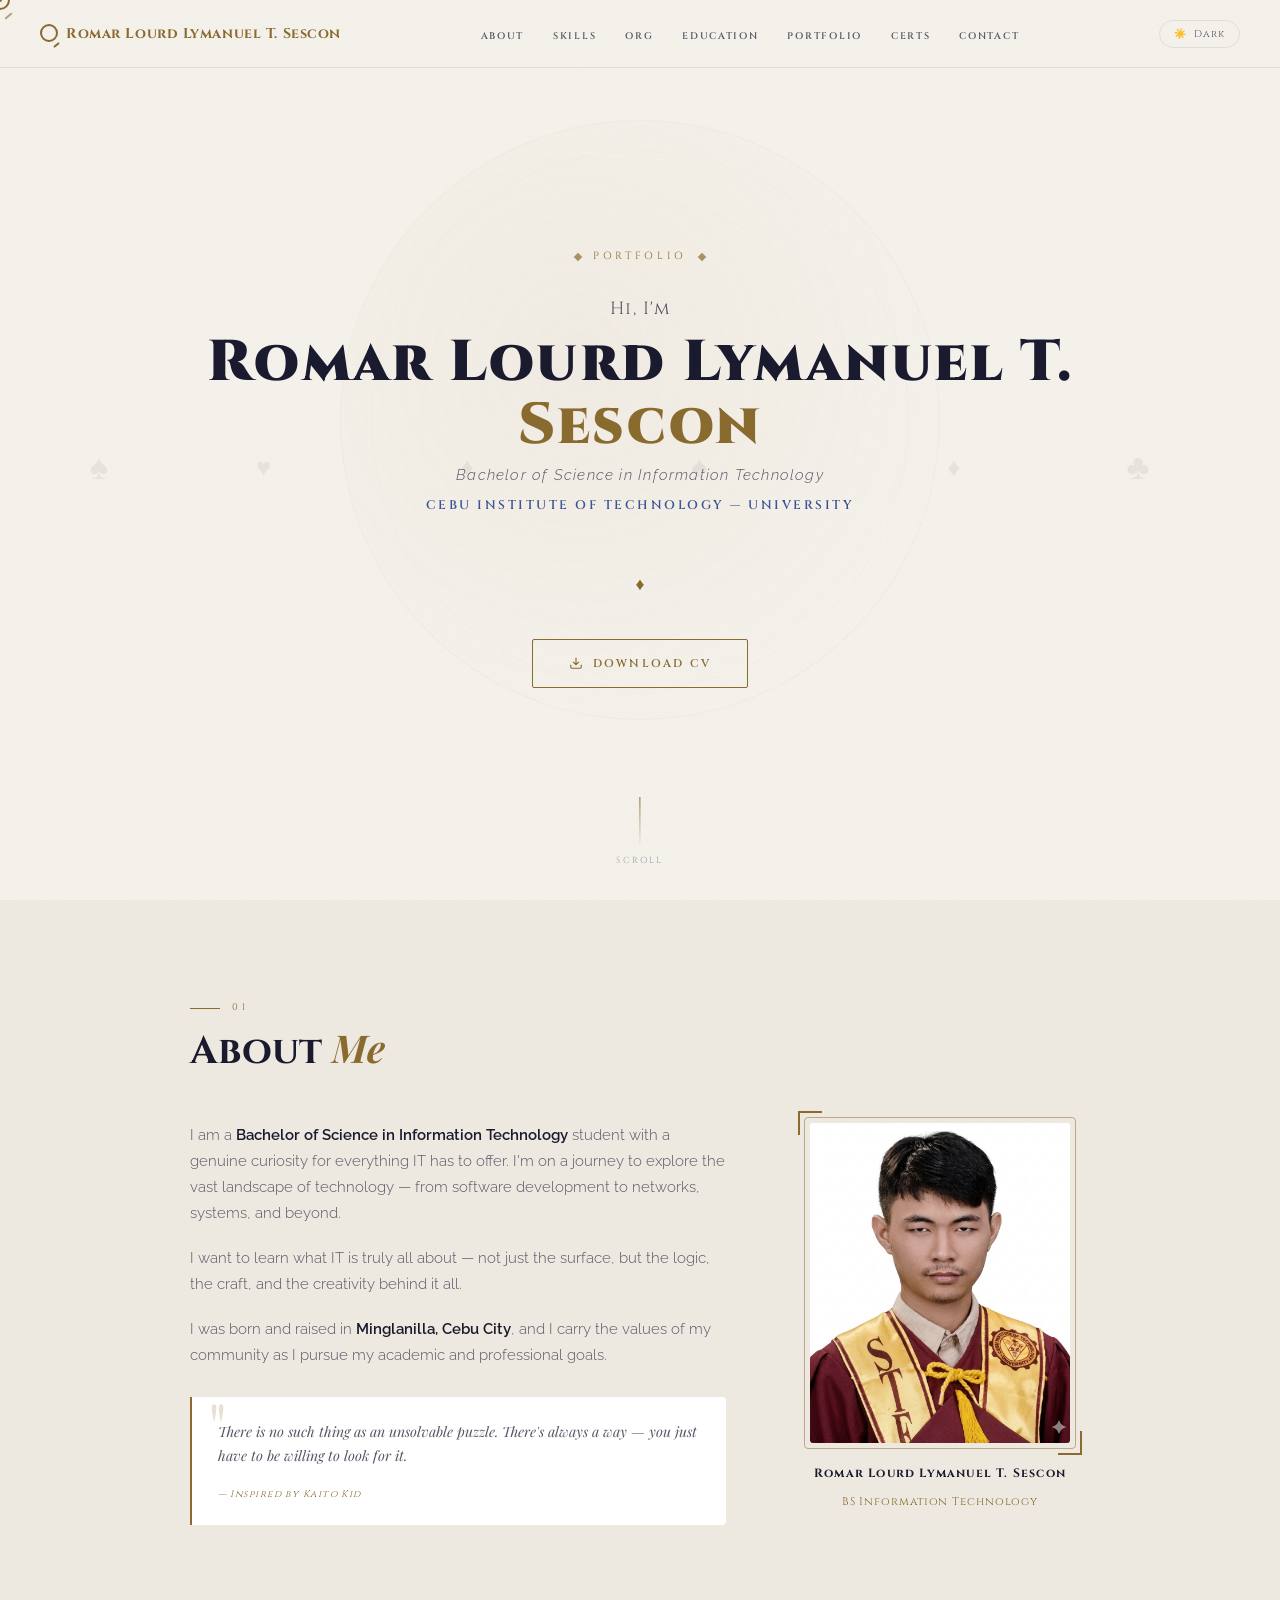
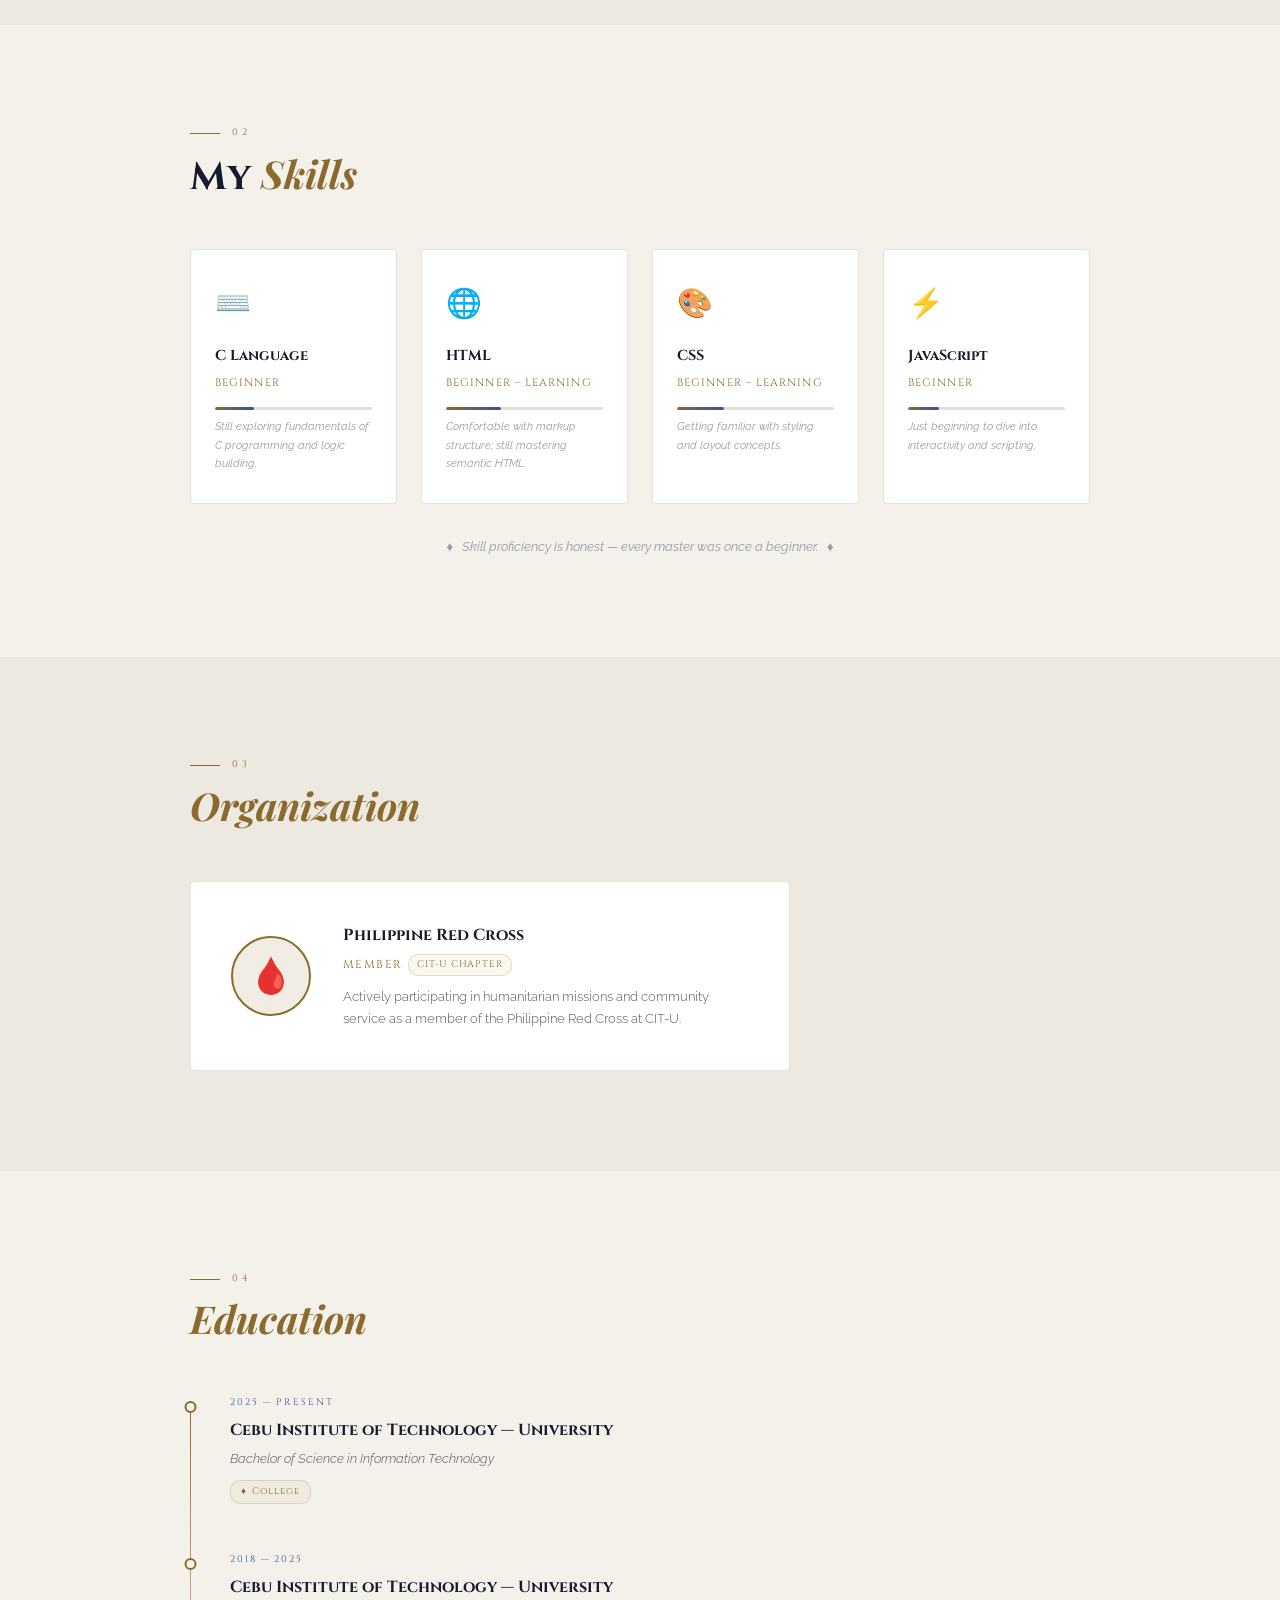
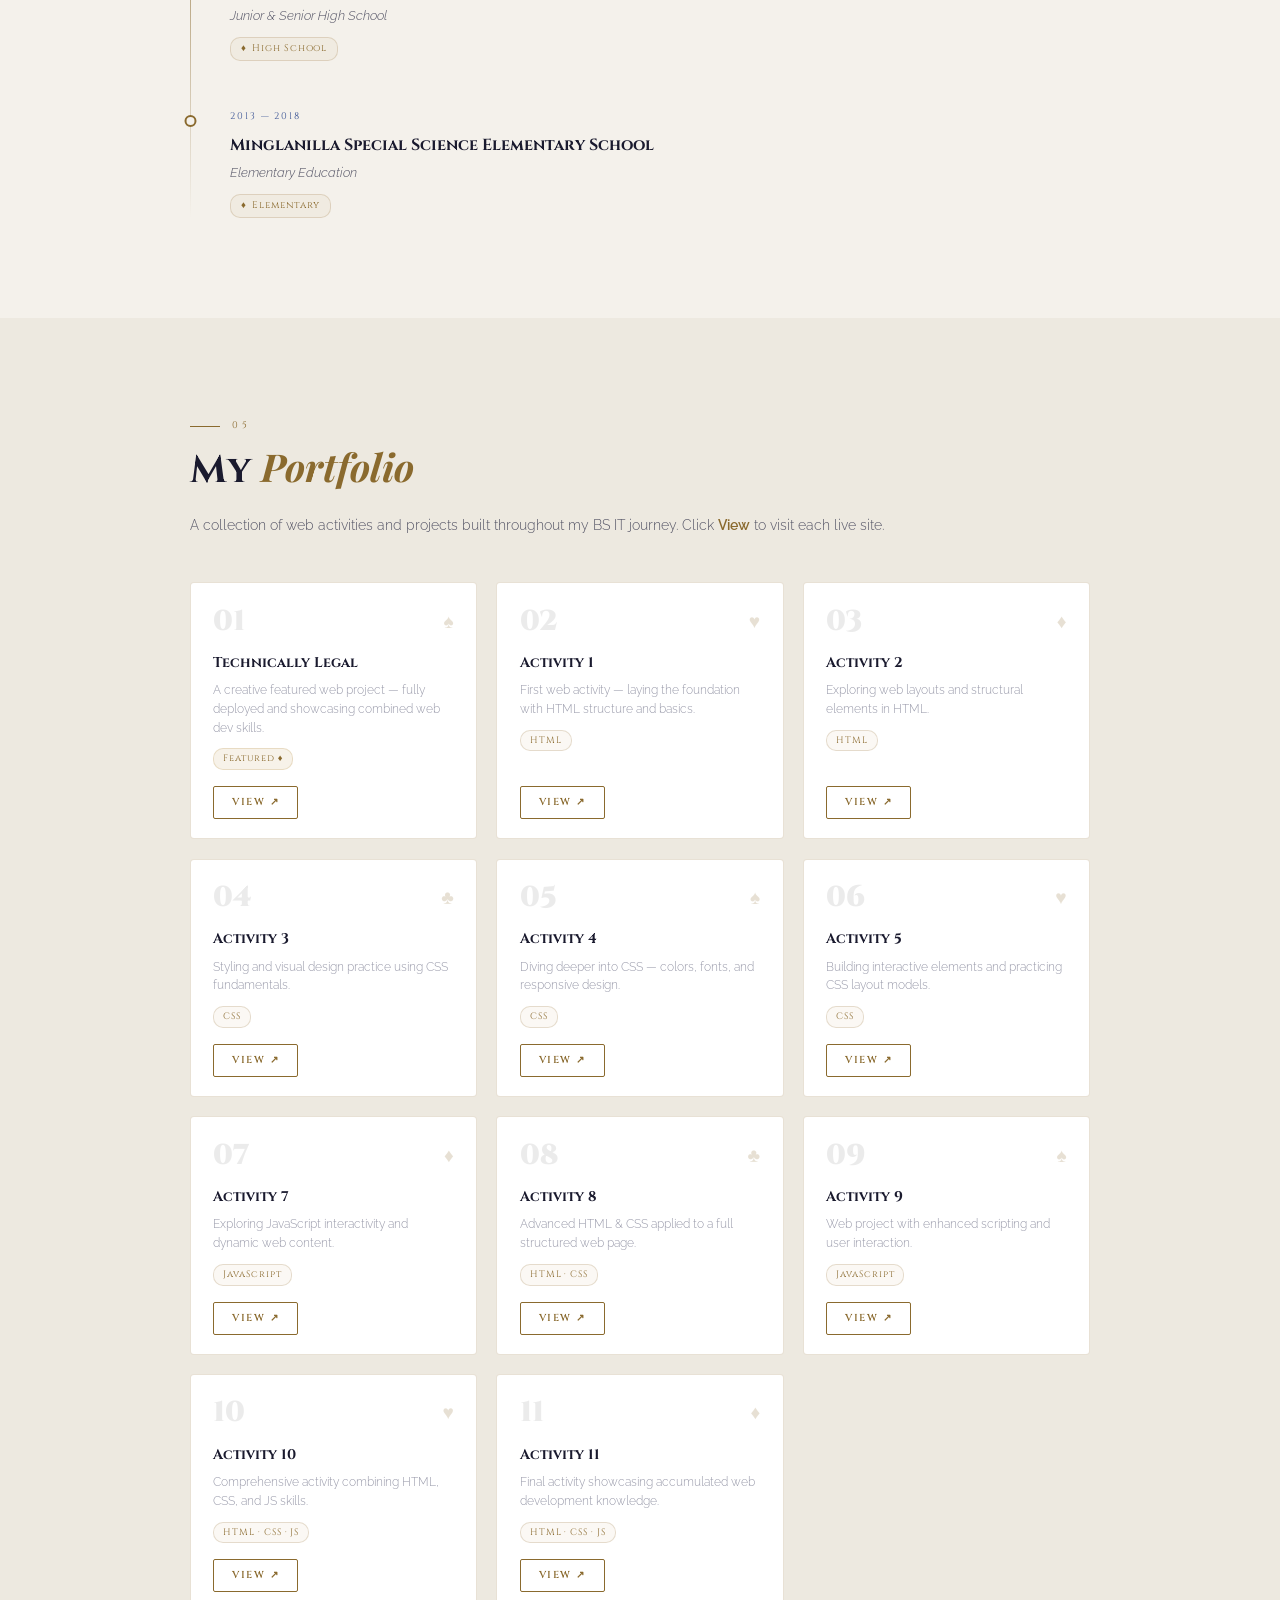
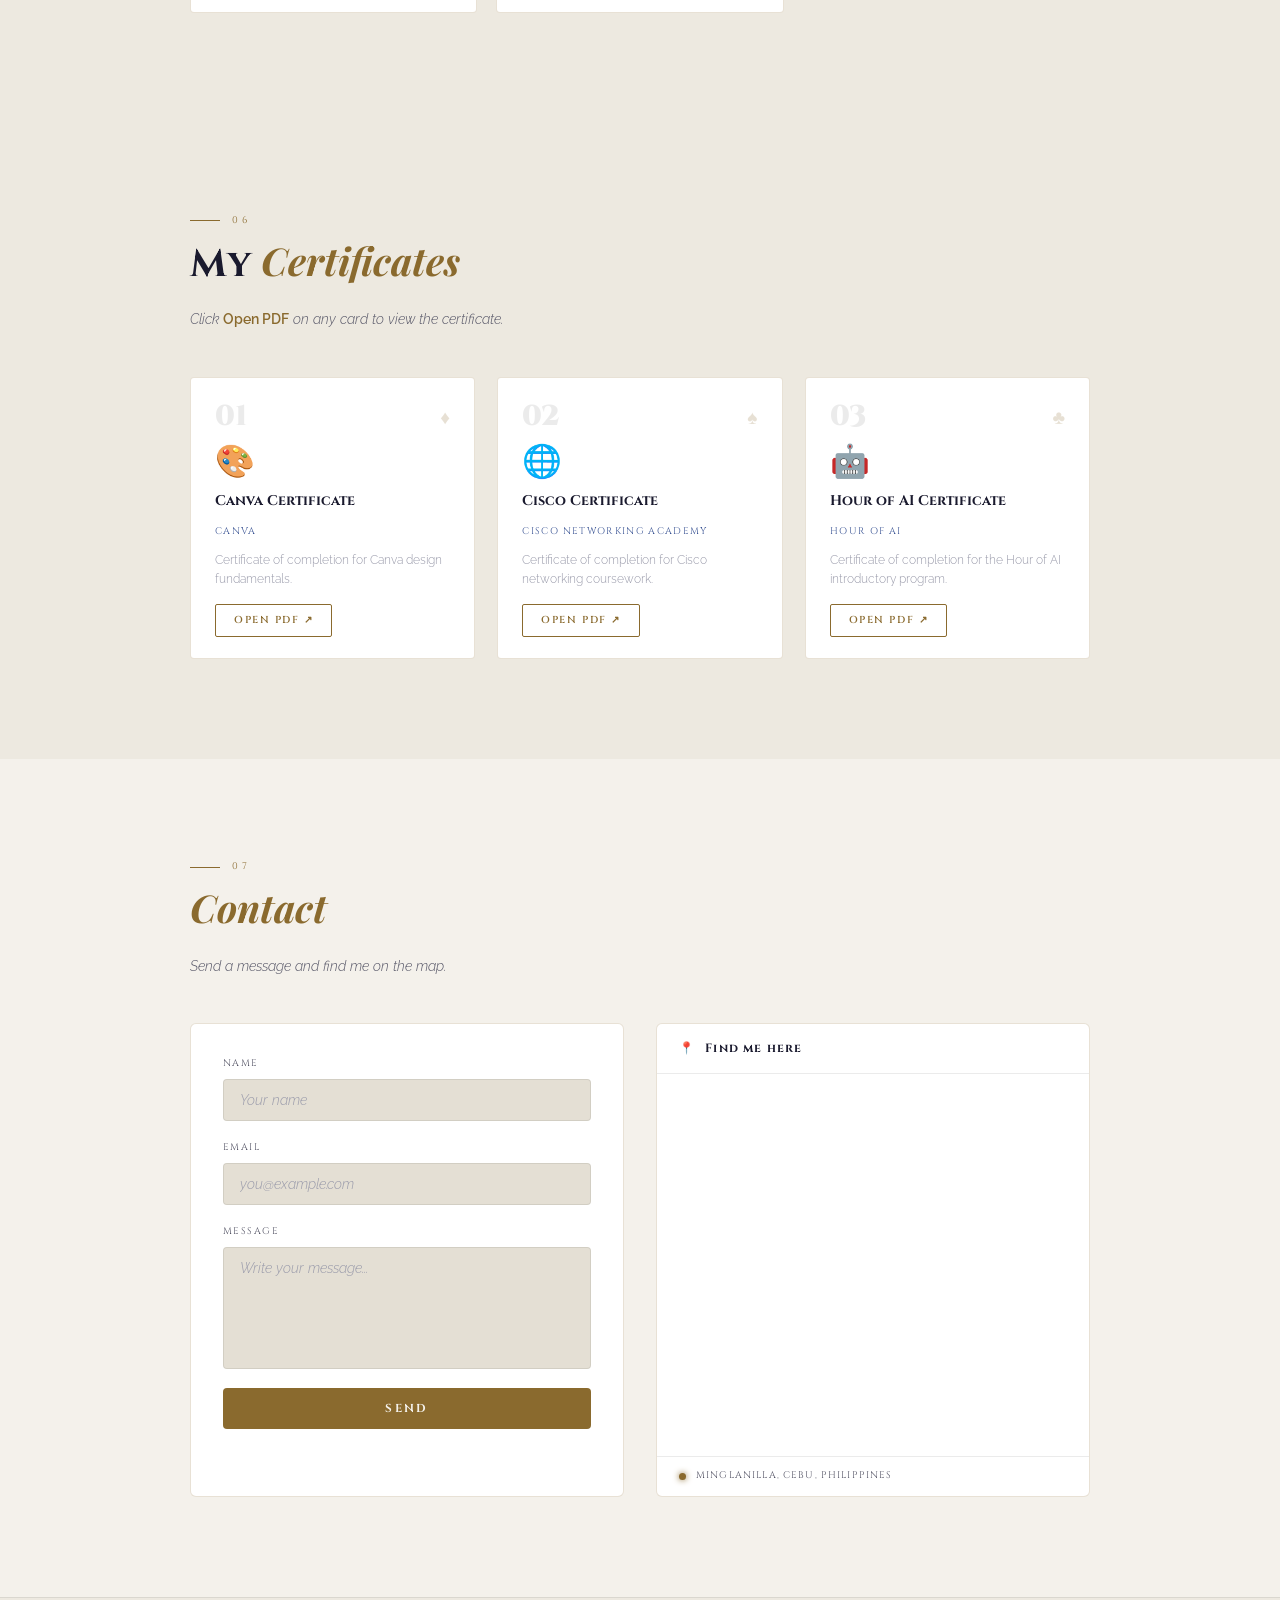
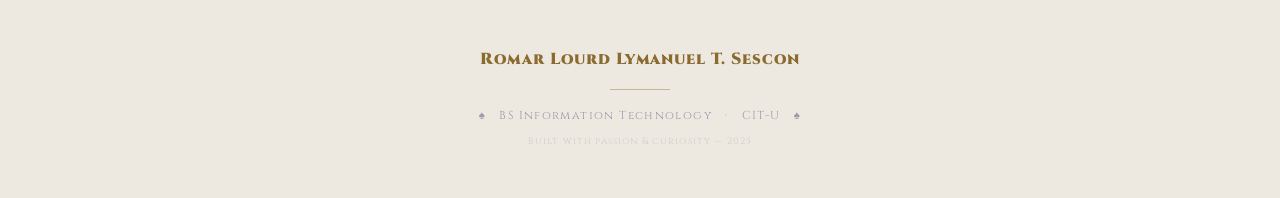
<file: index.html>
<!DOCTYPE html>
<html lang="en" data-theme="dark">
<head>
  <meta charset="UTF-8">
  <meta name="viewport" content="width=device-width, initial-scale=1.0">
  <title>Romar Lourd Lymanuel T. Sescon — Portfolio</title>
  <link rel="preconnect" href="https://fonts.googleapis.com">
  <link href="https://fonts.googleapis.com/css2?family=Cinzel:wght@400;600;700;900&family=Raleway:ital,wght@0,300;0,400;0,500;0,600;1,300&family=Playfair+Display:ital,wght@0,700;1,400&display=swap" rel="stylesheet">
  <link rel="stylesheet" href="style.css">
</head>
<body>

  <div id="cursor"></div>
  <div id="cursor-dot"></div>
  <div id="progress-bar"></div>

  <!-- NAV -->
  <nav>
    <a class="nav-logo" href="#hero">
      <span class="monocle"></span>
      Romar Lourd Lymanuel T. Sescon
    </a>

    <button class="hamburger" id="hamburger" aria-label="Toggle menu">
      <span></span><span></span><span></span>
    </button>

    <ul class="nav-links" id="nav-links">
      <li><a href="#about">About</a></li>
      <li><a href="#skills">Skills</a></li>
      <li><a href="#organization">Org</a></li>
      <li><a href="#education">Education</a></li>
      <li><a href="#portfolio">Portfolio</a></li>
      <li><a href="#certificates">Certs</a></li>
      <li><a href="#contacts">Contact</a></li>
    </ul>

    <button id="theme-toggle">
      <span id="toggle-icon">🌙</span>
      <span id="toggle-label">Light</span>
    </button>
  </nav>

  <!-- HERO -->
  <section id="hero">
    <div class="stars" id="stars"></div>
    <div class="moon-bg"></div>

    <div class="card-float" style="left:7%;font-size:2.2rem;animation-duration:18s;animation-delay:0s;">♠</div>
    <div class="card-float" style="left:20%;font-size:1.6rem;animation-duration:22s;animation-delay:4s;">♥</div>
    <div class="card-float" style="left:74%;font-size:1.6rem;animation-duration:16s;animation-delay:2s;">♦</div>
    <div class="card-float" style="left:88%;font-size:2.2rem;animation-duration:24s;animation-delay:7s;">♣</div>
    <div class="card-float" style="left:54%;font-size:1.9rem;animation-duration:19s;animation-delay:11s;">♠</div>
    <div class="card-float" style="left:36%;font-size:1.6rem;animation-duration:21s;animation-delay:5s;">♦</div>

    <div class="hero-eyebrow"><span class="diamond"></span>Portfolio<span class="diamond"></span></div>
    <p class="hero-greeting">Hi, I'm</p>
    <h1 class="hero-name">
      Romar Lourd Lymanuel T.
      <span class="hero-name-accent">Sescon</span>
    </h1>
    <p class="hero-degree">Bachelor of Science in Information Technology</p>
    <p class="hero-school">Cebu Institute of Technology — University</p>
    <div class="hero-divider"><span class="hero-divider-icon">♦</span></div>
    <a href="resume.pdf" class="btn-cv" target="_blank">
      <svg width="14" height="14" viewBox="0 0 24 24" fill="none" stroke="currentColor" stroke-width="2">
        <path d="M21 15v4a2 2 0 01-2 2H5a2 2 0 01-2-2v-4M7 10l5 5 5-5M12 15V3"/>
      </svg>
      Download CV
    </a>
    <div class="scroll-hint">
      <div class="scroll-line"></div>
      <span class="scroll-text">Scroll</span>
    </div>
  </section>

  <!-- ABOUT -->
  <section id="about">
    <div class="container">
      <div class="section-label">01</div>
      <h2 class="section-title">About <em>Me</em></h2>
      <div class="about-layout">
        <div class="about-text reveal">
          <p>I am a <strong>Bachelor of Science in Information Technology</strong> student with a genuine curiosity for everything IT has to offer. I'm on a journey to explore the vast landscape of technology — from software development to networks, systems, and beyond.</p>
          <p>I want to learn what IT is truly all about — not just the surface, but the logic, the craft, and the creativity behind it all.</p>
          <p>I was born and raised in <strong>Minglanilla, Cebu City</strong>, and I carry the values of my community as I pursue my academic and professional goals.</p>
          <div class="quote-card">
            <p>There is no such thing as an unsolvable puzzle. There's always a way — you just have to be willing to look for it.</p>
            <cite>— Inspired by Kaito Kid</cite>
          </div>
        </div>
        <div class="about-photo-col reveal" style="transition-delay:.15s">
          <div class="photo-frame">
            <img src="face.png" alt="Romar Lourd Lymanuel T. Sescon" class="photo-img">
            <div class="frame-corner-br"></div>
          </div>
          <div class="photo-caption">
            <strong>Romar Lourd Lymanuel T. Sescon</strong>
            <span>BS Information Technology</span>
          </div>
        </div>
      </div>
    </div>
  </section>

  <!-- SKILLS -->
  <section id="skills">
    <div class="container">
      <div class="section-label">02</div>
      <h2 class="section-title">My <em>Skills</em></h2>
      <div class="skills-grid">
        <div class="skill-card reveal">
          <span class="skill-icon">⌨️</span>
          <div class="skill-name">C Language</div>
          <div class="skill-level-label">Beginner</div>
          <div class="skill-bar"><div class="skill-fill" style="--w:25%"></div></div>
          <div class="skill-note">Still exploring fundamentals of C programming and logic building.</div>
        </div>
        <div class="skill-card reveal" style="transition-delay:.1s">
          <span class="skill-icon">🌐</span>
          <div class="skill-name">HTML</div>
          <div class="skill-level-label">Beginner – Learning</div>
          <div class="skill-bar"><div class="skill-fill" style="--w:35%"></div></div>
          <div class="skill-note">Comfortable with markup structure; still mastering semantic HTML.</div>
        </div>
        <div class="skill-card reveal" style="transition-delay:.2s">
          <span class="skill-icon">🎨</span>
          <div class="skill-name">CSS</div>
          <div class="skill-level-label">Beginner – Learning</div>
          <div class="skill-bar"><div class="skill-fill" style="--w:30%"></div></div>
          <div class="skill-note">Getting familiar with styling and layout concepts.</div>
        </div>
        <div class="skill-card reveal" style="transition-delay:.3s">
          <span class="skill-icon">⚡</span>
          <div class="skill-name">JavaScript</div>
          <div class="skill-level-label">Beginner</div>
          <div class="skill-bar"><div class="skill-fill" style="--w:20%"></div></div>
          <div class="skill-note">Just beginning to dive into interactivity and scripting.</div>
        </div>
      </div>
      <p class="skills-disclaimer reveal">♦ &nbsp; Skill proficiency is honest — every master was once a beginner. &nbsp; ♦</p>
    </div>
  </section>

  <!-- ORGANIZATION -->
  <section id="organization">
    <div class="container">
      <div class="section-label">03</div>
      <h2 class="section-title"><em>Organization</em></h2>
      <div class="org-card reveal">
        <div class="org-emblem">🩸</div>
        <div class="org-details">
          <h3>Philippine Red Cross</h3>
          <div class="org-role">
            <span>Member</span>
            <span class="org-badge">CIT-U Chapter</span>
          </div>
          <p>Actively participating in humanitarian missions and community service as a member of the Philippine Red Cross at CIT-U.</p>
        </div>
      </div>
    </div>
  </section>

  <!-- EDUCATION -->
  <section id="education">
    <div class="container">
      <div class="section-label">04</div>
      <h2 class="section-title"><em>Education</em></h2>
      <div class="timeline">
        <div class="timeline-item">
          <div class="timeline-dot"></div>
          <div class="timeline-period">2025 — Present</div>
          <div class="timeline-school">Cebu Institute of Technology — University</div>
          <div class="timeline-degree">Bachelor of Science in Information Technology</div>
          <div class="timeline-badge"><span>♦</span> College</div>
        </div>
        <div class="timeline-item" style="transition-delay:.15s">
          <div class="timeline-dot"></div>
          <div class="timeline-period">2018 — 2025</div>
          <div class="timeline-school">Cebu Institute of Technology — University</div>
          <div class="timeline-degree">Junior &amp; Senior High School</div>
          <div class="timeline-badge"><span>♦</span> High School</div>
        </div>
        <div class="timeline-item" style="transition-delay:.3s">
          <div class="timeline-dot"></div>
          <div class="timeline-period">2013 — 2018</div>
          <div class="timeline-school">Minglanilla Special Science Elementary School</div>
          <div class="timeline-degree">Elementary Education</div>
          <div class="timeline-badge"><span>♦</span> Elementary</div>
        </div>
      </div>
    </div>
  </section>

  <!-- PORTFOLIO -->
  <section id="portfolio">
    <div class="container">
      <div class="section-label">05</div>
      <h2 class="section-title">My <em>Portfolio</em></h2>
      <p class="portfolio-sub reveal">A collection of web activities and projects built throughout my BS IT journey. Click <strong>View</strong> to visit each live site.</p>
      <div class="portfolio-grid">

        <div class="project-card reveal" style="transition-delay:.00s">
          <div class="project-header"><span class="project-num">01</span><span class="project-suit">♠</span></div>
          <div class="project-body">
            <div class="project-title">Technically Legal</div>
            <div class="project-desc">A creative featured web project — fully deployed and showcasing combined web dev skills.</div>
            <span class="project-tag featured-tag">Featured ♦</span>
          </div>
          <a href="https://technicallylegal.vercel.app/" target="_blank" rel="noopener" class="project-btn">View ↗</a>
        </div>

        <div class="project-card reveal" style="transition-delay:.05s">
          <div class="project-header"><span class="project-num">02</span><span class="project-suit">♥</span></div>
          <div class="project-body">
            <div class="project-title">Activity 1</div>
            <div class="project-desc">First web activity — laying the foundation with HTML structure and basics.</div>
            <span class="project-tag">HTML</span>
          </div>
          <a href="https://act1ses.vercel.app/" target="_blank" rel="noopener" class="project-btn">View ↗</a>
        </div>

        <div class="project-card reveal" style="transition-delay:.10s">
          <div class="project-header"><span class="project-num">03</span><span class="project-suit">♦</span></div>
          <div class="project-body">
            <div class="project-title">Activity 2</div>
            <div class="project-desc">Exploring web layouts and structural elements in HTML.</div>
            <span class="project-tag">HTML</span>
          </div>
          <a href="https://act2ses.vercel.app/" target="_blank" rel="noopener" class="project-btn">View ↗</a>
        </div>

        <div class="project-card reveal" style="transition-delay:.15s">
          <div class="project-header"><span class="project-num">04</span><span class="project-suit">♣</span></div>
          <div class="project-body">
            <div class="project-title">Activity 3</div>
            <div class="project-desc">Styling and visual design practice using CSS fundamentals.</div>
            <span class="project-tag">CSS</span>
          </div>
          <a href="https://act3ses.vercel.app/" target="_blank" rel="noopener" class="project-btn">View ↗</a>
        </div>

        <div class="project-card reveal" style="transition-delay:.20s">
          <div class="project-header"><span class="project-num">05</span><span class="project-suit">♠</span></div>
          <div class="project-body">
            <div class="project-title">Activity 4</div>
            <div class="project-desc">Diving deeper into CSS — colors, fonts, and responsive design.</div>
            <span class="project-tag">CSS</span>
          </div>
          <a href="https://act4ses.vercel.app/" target="_blank" rel="noopener" class="project-btn">View ↗</a>
        </div>

        <div class="project-card reveal" style="transition-delay:.25s">
          <div class="project-header"><span class="project-num">06</span><span class="project-suit">♥</span></div>
          <div class="project-body">
            <div class="project-title">Activity 5</div>
            <div class="project-desc">Building interactive elements and practicing CSS layout models.</div>
            <span class="project-tag">CSS</span>
          </div>
          <a href="https://act5sesc.vercel.app/" target="_blank" rel="noopener" class="project-btn">View ↗</a>
        </div>

        <div class="project-card reveal" style="transition-delay:.30s">
          <div class="project-header"><span class="project-num">07</span><span class="project-suit">♦</span></div>
          <div class="project-body">
            <div class="project-title">Activity 7</div>
            <div class="project-desc">Exploring JavaScript interactivity and dynamic web content.</div>
            <span class="project-tag">JavaScript</span>
          </div>
          <a href="https://act7ses.vercel.app/" target="_blank" rel="noopener" class="project-btn">View ↗</a>
        </div>

        <div class="project-card reveal" style="transition-delay:.35s">
          <div class="project-header"><span class="project-num">08</span><span class="project-suit">♣</span></div>
          <div class="project-body">
            <div class="project-title">Activity 8</div>
            <div class="project-desc">Advanced HTML &amp; CSS applied to a full structured web page.</div>
            <span class="project-tag">HTML · CSS</span>
          </div>
          <a href="https://act8ses.vercel.app/" target="_blank" rel="noopener" class="project-btn">View ↗</a>
        </div>

        <div class="project-card reveal" style="transition-delay:.40s">
          <div class="project-header"><span class="project-num">09</span><span class="project-suit">♠</span></div>
          <div class="project-body">
            <div class="project-title">Activity 9</div>
            <div class="project-desc">Web project with enhanced scripting and user interaction.</div>
            <span class="project-tag">JavaScript</span>
          </div>
          <a href="https://act9ses.vercel.app/" target="_blank" rel="noopener" class="project-btn">View ↗</a>
        </div>

        <div class="project-card reveal" style="transition-delay:.45s">
          <div class="project-header"><span class="project-num">10</span><span class="project-suit">♥</span></div>
          <div class="project-body">
            <div class="project-title">Activity 10</div>
            <div class="project-desc">Comprehensive activity combining HTML, CSS, and JS skills.</div>
            <span class="project-tag">HTML · CSS · JS</span>
          </div>
          <a href="https://act10ses.vercel.app/" target="_blank" rel="noopener" class="project-btn">View ↗</a>
        </div>

        <div class="project-card reveal" style="transition-delay:.50s">
          <div class="project-header"><span class="project-num">11</span><span class="project-suit">♦</span></div>
          <div class="project-body">
            <div class="project-title">Activity 11</div>
            <div class="project-desc">Final activity showcasing accumulated web development knowledge.</div>
            <span class="project-tag">HTML · CSS · JS</span>
          </div>
          <a href="https://act11ses-dza6.vercel.app/" target="_blank" rel="noopener" class="project-btn">View ↗</a>
        </div>

      </div>
    </div>
  </section>

  <!-- CERTIFICATES -->
  <section id="certificates">
    <div class="container">
      <div class="section-label">06</div>
      <h2 class="section-title">My <em>Certificates</em></h2>
      <p class="certs-sub reveal">Click <strong>Open PDF</strong> on any card to view the certificate.</p>

      <div class="cert-grid">

        <div class="cert-card reveal">
          <div class="cert-card-top">
            <span class="cert-num">01</span>
            <span class="cert-watermark">♦</span>
          </div>
          <div class="cert-icon">🎨</div>
          <div class="cert-title">Canva Certificate</div>
          <div class="cert-issuer">Canva</div>
          <div class="cert-desc">Certificate of completion for Canva design fundamentals.</div>
          <a href="canva_certificate.pdf" target="_blank" rel="noopener" class="cert-btn">Open PDF ↗</a>
        </div>

        <div class="cert-card reveal" style="transition-delay:.1s">
          <div class="cert-card-top">
            <span class="cert-num">02</span>
            <span class="cert-watermark">♠</span>
          </div>
          <div class="cert-icon">🌐</div>
          <div class="cert-title">Cisco Certificate</div>
          <div class="cert-issuer">Cisco Networking Academy</div>
          <div class="cert-desc">Certificate of completion for Cisco networking coursework.</div>
          <a href="cisco_certificate.pdf" target="_blank" rel="noopener" class="cert-btn">Open PDF ↗</a>
        </div>

        <div class="cert-card reveal" style="transition-delay:.2s">
          <div class="cert-card-top">
            <span class="cert-num">03</span>
            <span class="cert-watermark">♣</span>
          </div>
          <div class="cert-icon">🤖</div>
          <div class="cert-title">Hour of AI Certificate</div>
          <div class="cert-issuer">Hour of AI</div>
          <div class="cert-desc">Certificate of completion for the Hour of AI introductory program.</div>
          <a href="HourOfAi_certificatee.pdf" target="_blank" rel="noopener" class="cert-btn">Open PDF ↗</a>
        </div>

      </div>
    </div>
  </section>

  <!-- CONTACTS -->
  <section id="contacts">
    <div class="container">
      <div class="section-label">07</div>
      <h2 class="section-title"><em>Contact</em></h2>
      <p class="contact-intro reveal">Send a message and find me on the map.</p>

      <div class="contact-layout reveal">

        <!-- Form -->
        <div class="contact-form-card">
          <div class="form-group">
            <label for="c-name">Name</label>
            <input type="text" id="c-name" placeholder="Your name">
          </div>
          <div class="form-group">
            <label for="c-email">Email</label>
            <input type="email" id="c-email" placeholder="you@example.com">
          </div>
          <div class="form-group">
            <label for="c-msg">Message</label>
            <textarea id="c-msg" rows="6" placeholder="Write your message..."></textarea>
          </div>
          <button class="btn-send" id="btn-send">Send</button>
          <p class="send-feedback" id="send-feedback"></p>
        </div>

        <!-- Map -->
        <div class="contact-map-card">
          <div class="map-header">
            <span>📍</span>
            <strong>Find me here</strong>
          </div>
          <div class="map-wrapper">
            <iframe
              title="Minglanilla, Cebu"
              src="https://www.google.com/maps/embed?pb=!1m18!1m12!1m3!1d62893.78639045498!2d123.76506!3d10.2425!2m3!1f0!2f0!3f0!3m2!1i1024!2i768!4f13.1!3m3!1m2!1s0x33a999e5b4e42f8f%3A0xb7c3d8b7e4c0a0a1!2sMinglanilla%2C%20Cebu!5e0!3m2!1sen!2sph!4v1700000000000!5m2!1sen!2sph"
              allowfullscreen=""
              loading="lazy"
              referrerpolicy="no-referrer-when-downgrade">
            </iframe>
          </div>
          <div class="map-label">
            <span class="map-dot"></span>
            Minglanilla, Cebu, Philippines
          </div>
        </div>

      </div>
    </div>
  </section>

  <!-- FOOTER -->
  <footer>
    <div class="footer-logo">Romar Lourd Lymanuel T. Sescon</div>
    <div class="footer-divider"></div>
    <p>♠ &nbsp; BS Information Technology &nbsp; · &nbsp; CIT-U &nbsp; ♠</p>
    <p style="margin-top:.5rem;font-size:.6rem;opacity:.35;">Built with passion &amp; curiosity — 2025</p>
  </footer>

  <script src="script.js"></script>
</body>
</html>
</file>
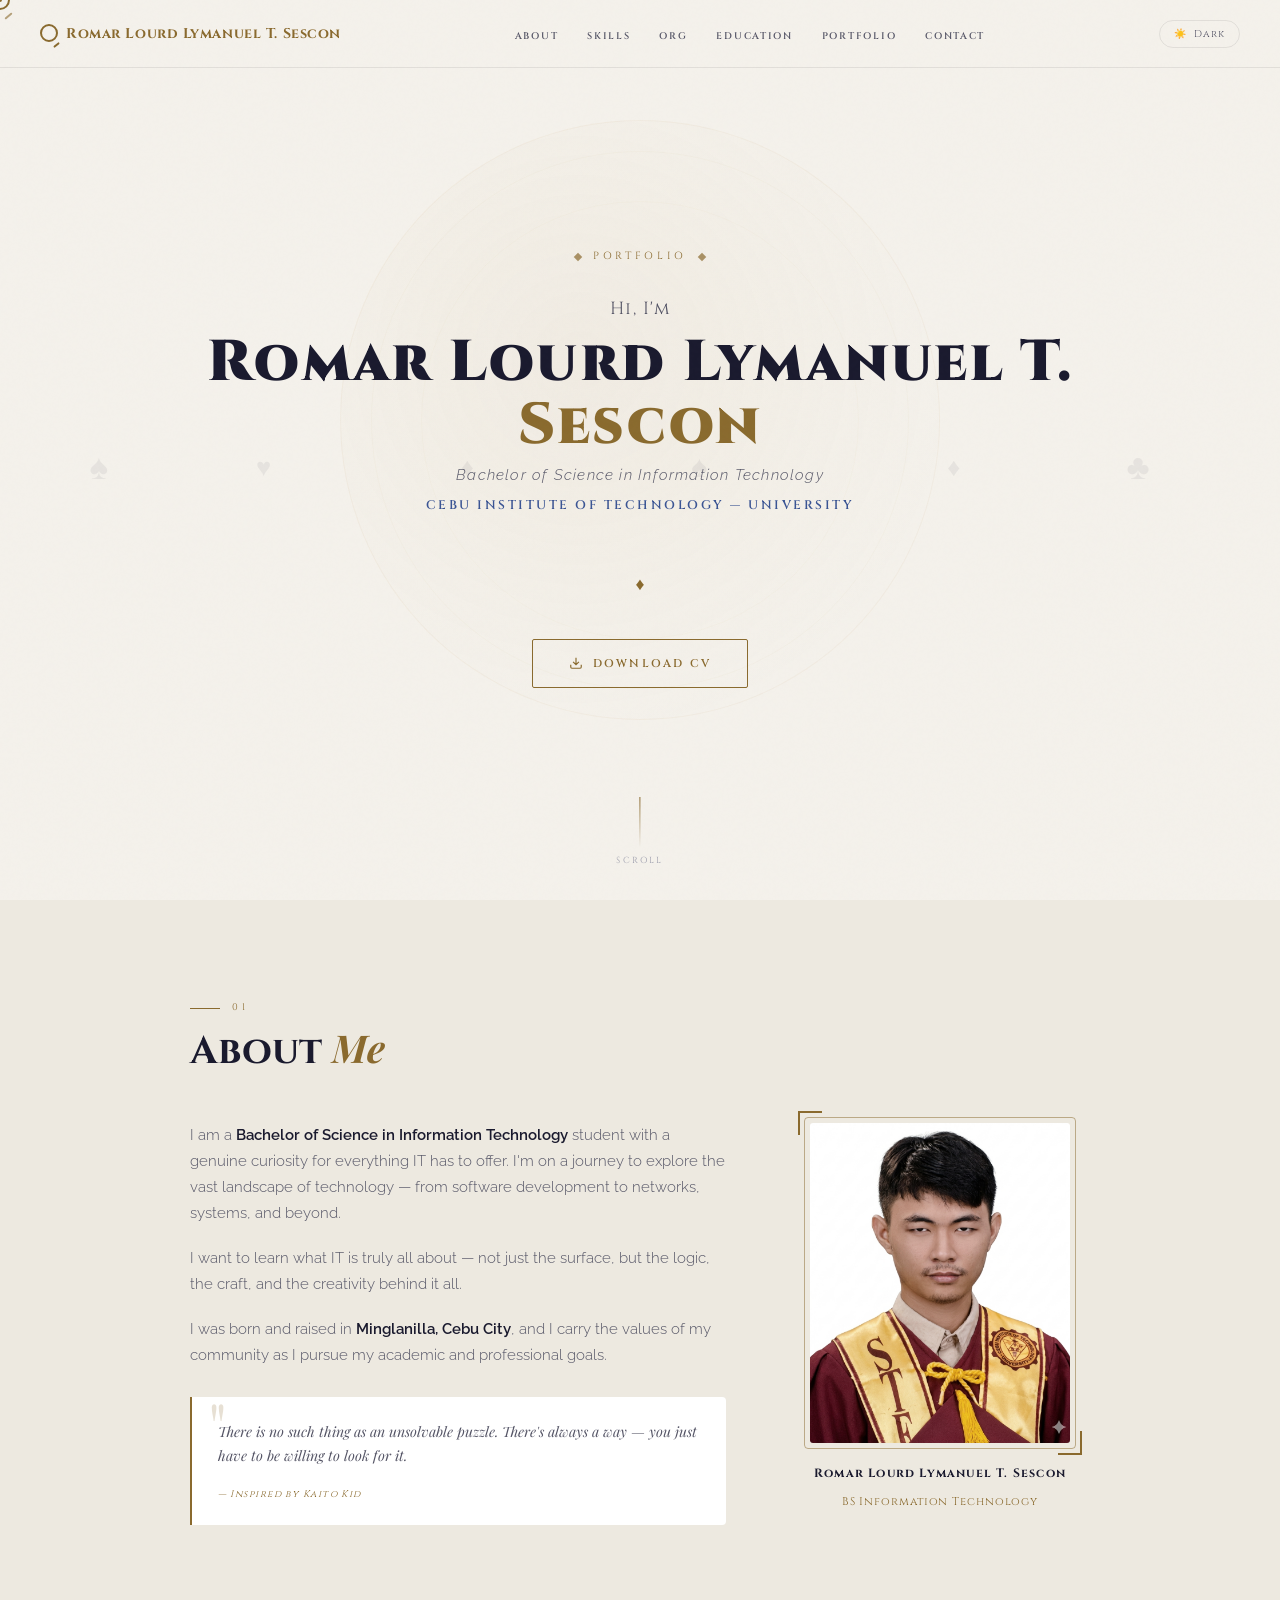
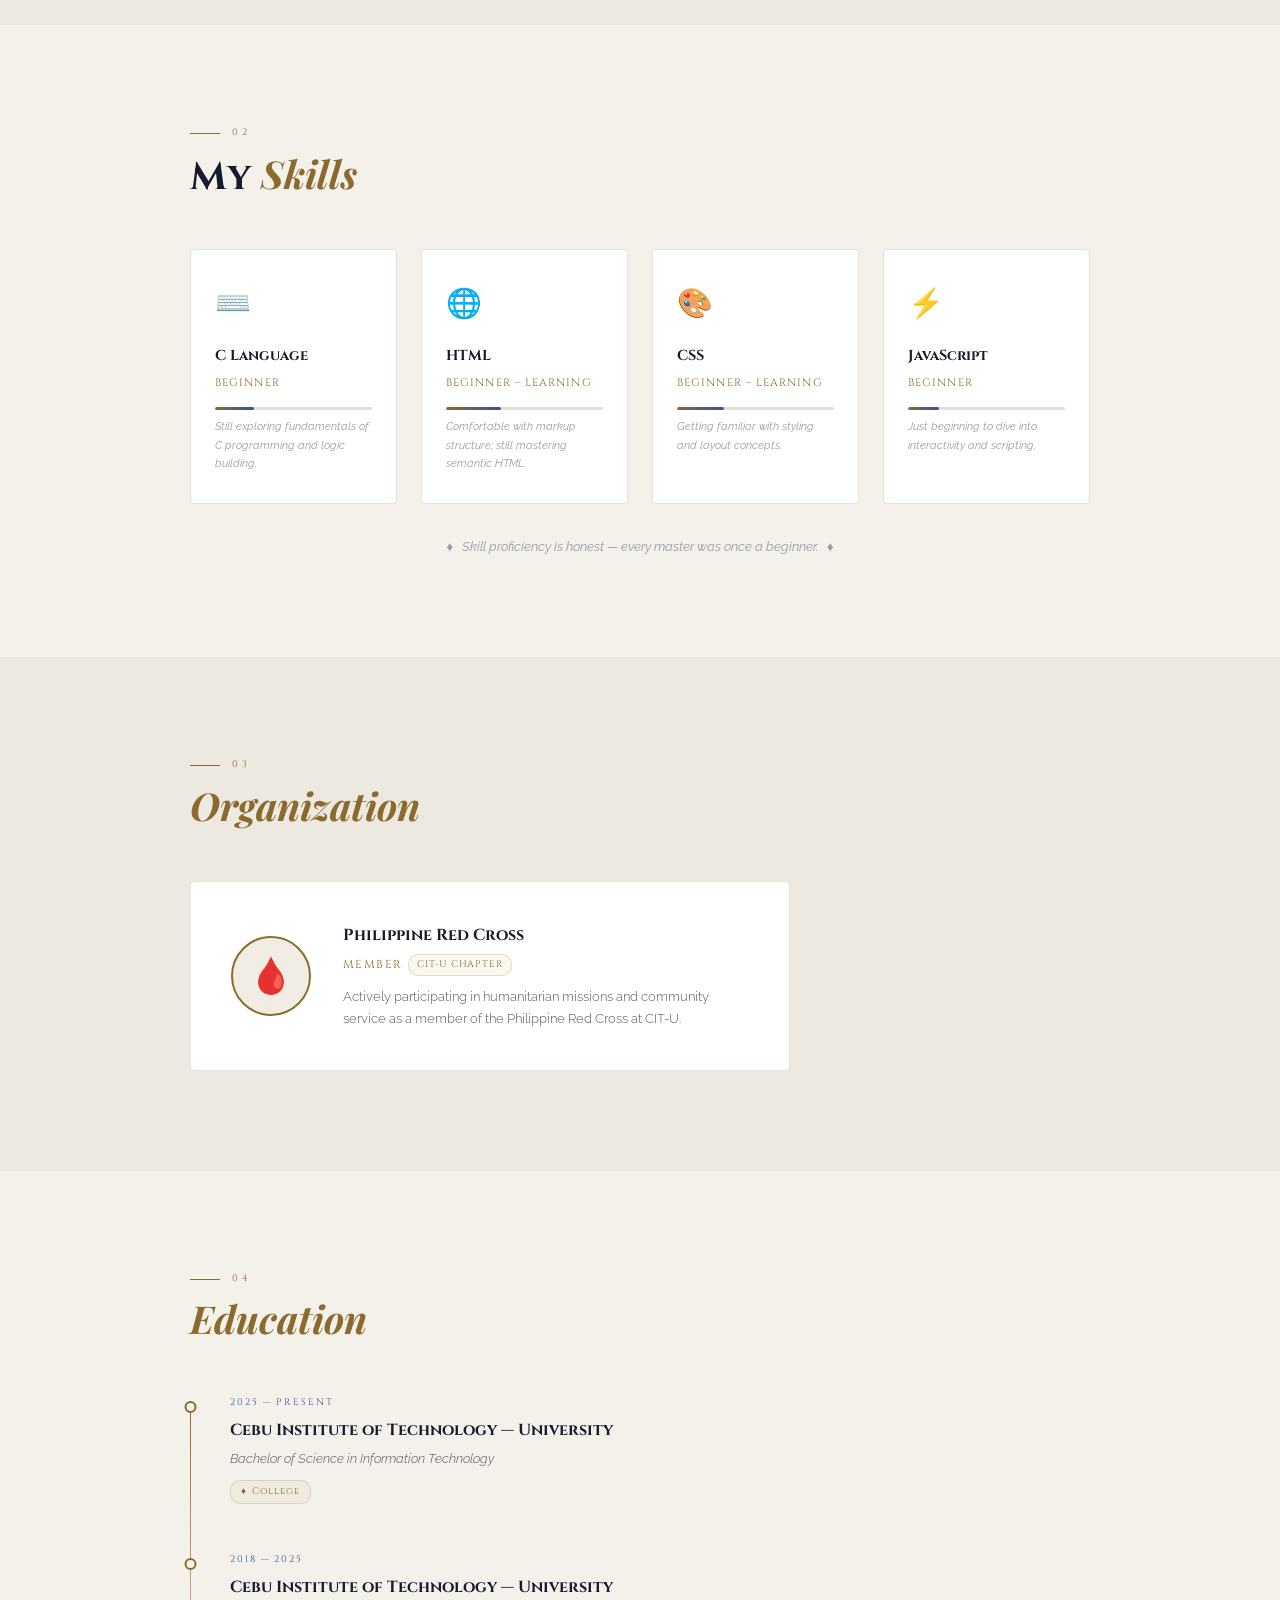
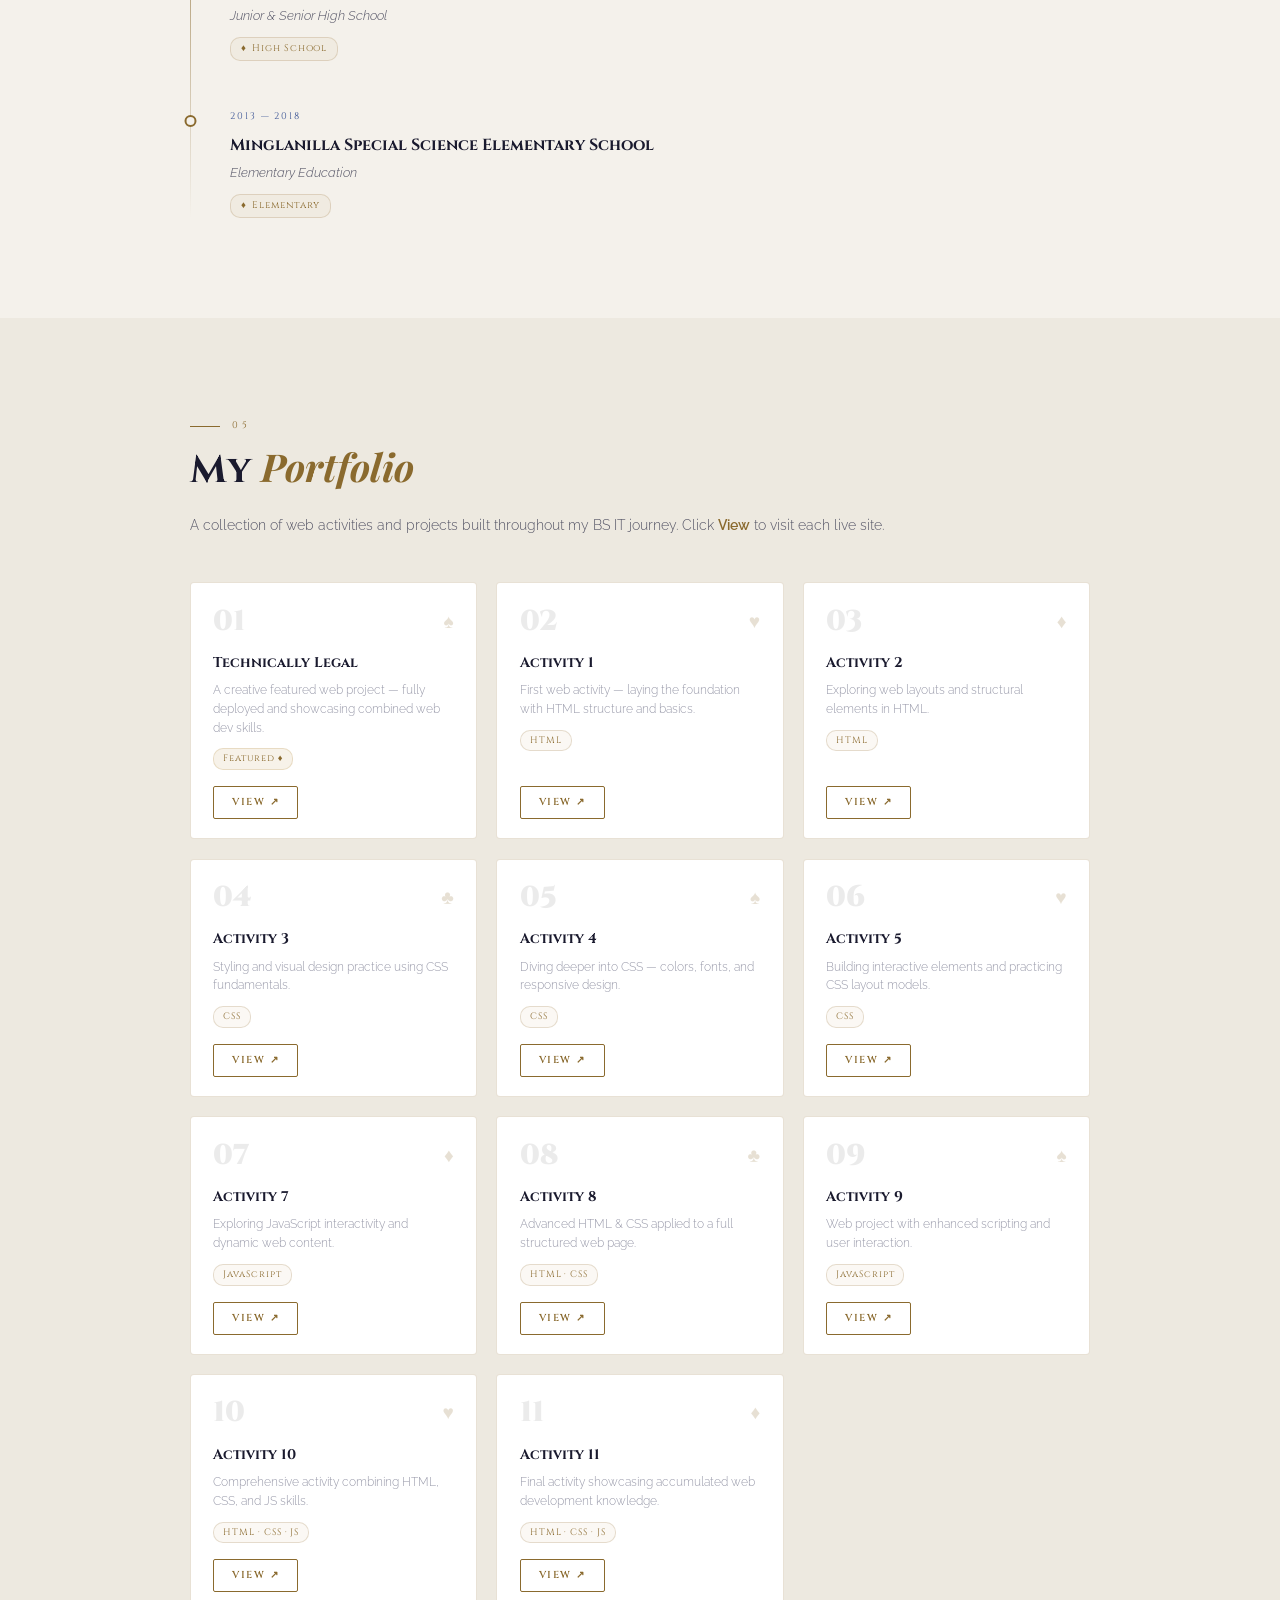
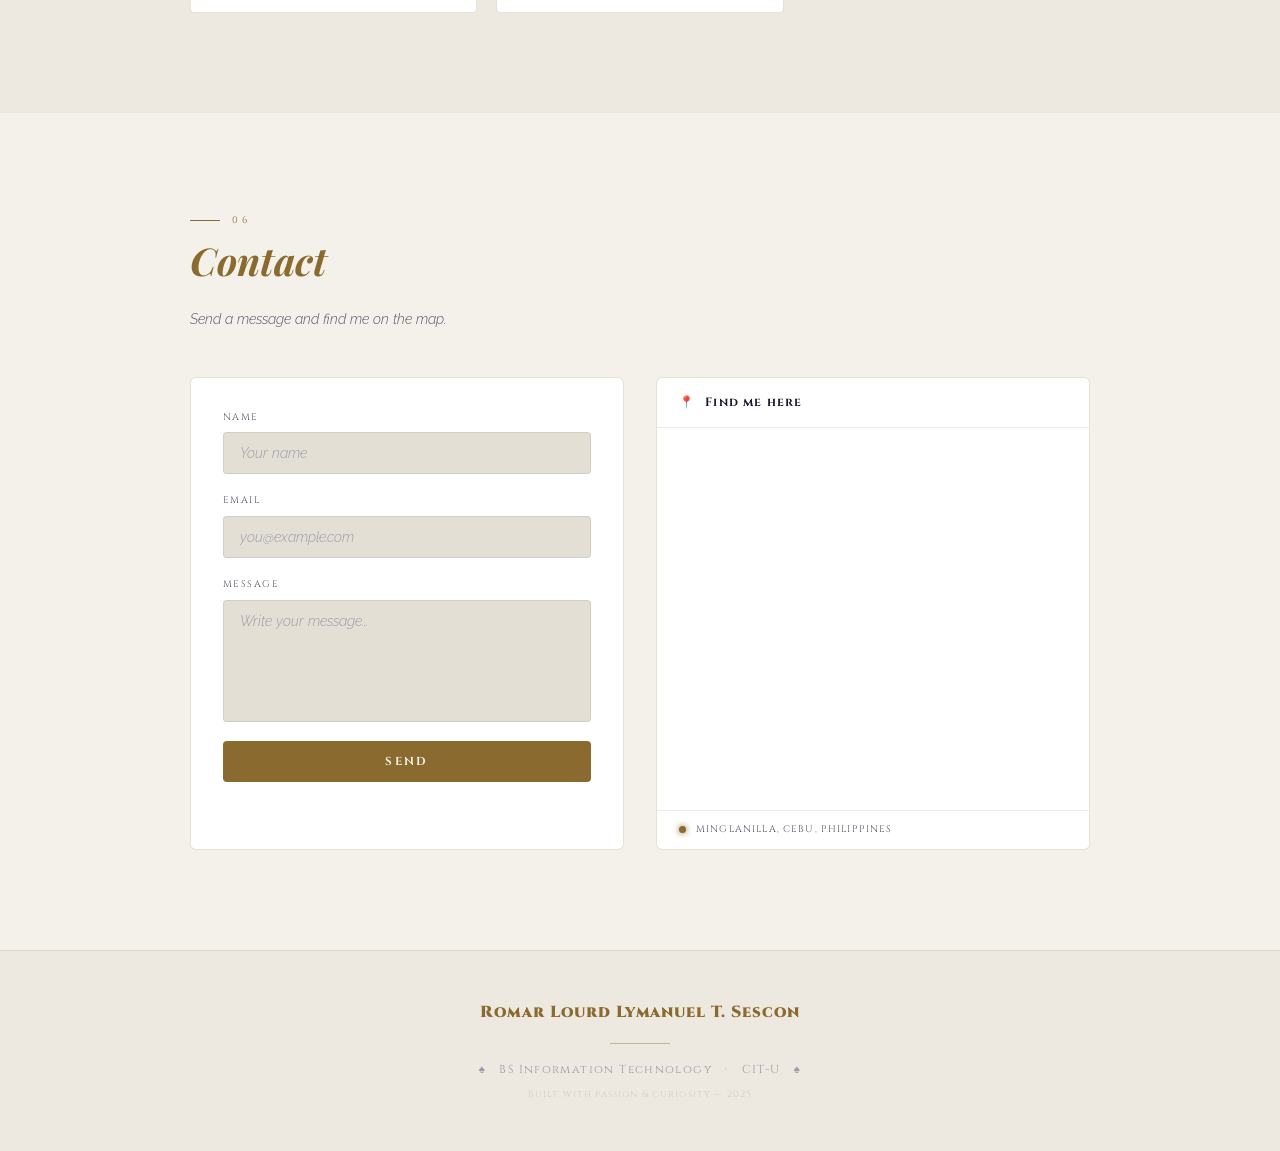
<file: Temporary/index.html>
<!DOCTYPE html>
<html lang="en" data-theme="dark">
<head>
  <meta charset="UTF-8">
  <meta name="viewport" content="width=device-width, initial-scale=1.0">
  <title>Romar Lourd Lymanuel T. Sescon — Portfolio</title>
  <link rel="preconnect" href="https://fonts.googleapis.com">
  <link href="https://fonts.googleapis.com/css2?family=Cinzel:wght@400;600;700;900&family=Raleway:ital,wght@0,300;0,400;0,500;0,600;1,300&family=Playfair+Display:ital,wght@0,700;1,400&display=swap" rel="stylesheet">
  <link rel="stylesheet" href="style.css">
</head>
<body>

  <div id="cursor"></div>
  <div id="cursor-dot"></div>
  <div id="progress-bar"></div>

  <!-- NAV -->
  <nav>
    <a class="nav-logo" href="#hero">
      <span class="monocle"></span>
      Romar Lourd Lymanuel T. Sescon
    </a>

    <button class="hamburger" id="hamburger" aria-label="Toggle menu">
      <span></span><span></span><span></span>
    </button>

    <ul class="nav-links" id="nav-links">
      <li><a href="#about">About</a></li>
      <li><a href="#skills">Skills</a></li>
      <li><a href="#organization">Org</a></li>
      <li><a href="#education">Education</a></li>
      <li><a href="#portfolio">Portfolio</a></li>
      <li><a href="#contacts">Contact</a></li>
    </ul>

    <button id="theme-toggle">
      <span id="toggle-icon">🌙</span>
      <span id="toggle-label">Light</span>
    </button>
  </nav>

  <!-- HERO -->
  <section id="hero">
    <div class="stars" id="stars"></div>
    <div class="moon-bg"></div>

    <div class="card-float" style="left:7%;font-size:2.2rem;animation-duration:18s;animation-delay:0s;">♠</div>
    <div class="card-float" style="left:20%;font-size:1.6rem;animation-duration:22s;animation-delay:4s;">♥</div>
    <div class="card-float" style="left:74%;font-size:1.6rem;animation-duration:16s;animation-delay:2s;">♦</div>
    <div class="card-float" style="left:88%;font-size:2.2rem;animation-duration:24s;animation-delay:7s;">♣</div>
    <div class="card-float" style="left:54%;font-size:1.9rem;animation-duration:19s;animation-delay:11s;">♠</div>
    <div class="card-float" style="left:36%;font-size:1.6rem;animation-duration:21s;animation-delay:5s;">♦</div>

    <div class="hero-eyebrow"><span class="diamond"></span>Portfolio<span class="diamond"></span></div>
    <p class="hero-greeting">Hi, I'm</p>
    <h1 class="hero-name">
      Romar Lourd Lymanuel T.
      <span class="hero-name-accent">Sescon</span>
    </h1>
    <p class="hero-degree">Bachelor of Science in Information Technology</p>
    <p class="hero-school">Cebu Institute of Technology — University</p>
    <div class="hero-divider"><span class="hero-divider-icon">♦</span></div>
    <a href="resume.pdf" class="btn-cv" target="_blank">
      <svg width="14" height="14" viewBox="0 0 24 24" fill="none" stroke="currentColor" stroke-width="2">
        <path d="M21 15v4a2 2 0 01-2 2H5a2 2 0 01-2-2v-4M7 10l5 5 5-5M12 15V3"/>
      </svg>
      Download CV
    </a>
    <div class="scroll-hint">
      <div class="scroll-line"></div>
      <span class="scroll-text">Scroll</span>
    </div>
  </section>

  <!-- ABOUT -->
  <section id="about">
    <div class="container">
      <div class="section-label">01</div>
      <h2 class="section-title">About <em>Me</em></h2>
      <div class="about-layout">
        <div class="about-text reveal">
          <p>I am a <strong>Bachelor of Science in Information Technology</strong> student with a genuine curiosity for everything IT has to offer. I'm on a journey to explore the vast landscape of technology — from software development to networks, systems, and beyond.</p>
          <p>I want to learn what IT is truly all about — not just the surface, but the logic, the craft, and the creativity behind it all.</p>
          <p>I was born and raised in <strong>Minglanilla, Cebu City</strong>, and I carry the values of my community as I pursue my academic and professional goals.</p>
          <div class="quote-card">
            <p>There is no such thing as an unsolvable puzzle. There's always a way — you just have to be willing to look for it.</p>
            <cite>— Inspired by Kaito Kid</cite>
          </div>
        </div>
        <div class="about-photo-col reveal" style="transition-delay:.15s">
          <div class="photo-frame">
            <img src="face.png" alt="Romar Lourd Lymanuel T. Sescon" class="photo-img">
            <div class="frame-corner-br"></div>
          </div>
          <div class="photo-caption">
            <strong>Romar Lourd Lymanuel T. Sescon</strong>
            <span>BS Information Technology</span>
          </div>
        </div>
      </div>
    </div>
  </section>

  <!-- SKILLS -->
  <section id="skills">
    <div class="container">
      <div class="section-label">02</div>
      <h2 class="section-title">My <em>Skills</em></h2>
      <div class="skills-grid">
        <div class="skill-card reveal">
          <span class="skill-icon">⌨️</span>
          <div class="skill-name">C Language</div>
          <div class="skill-level-label">Beginner</div>
          <div class="skill-bar"><div class="skill-fill" style="--w:25%"></div></div>
          <div class="skill-note">Still exploring fundamentals of C programming and logic building.</div>
        </div>
        <div class="skill-card reveal" style="transition-delay:.1s">
          <span class="skill-icon">🌐</span>
          <div class="skill-name">HTML</div>
          <div class="skill-level-label">Beginner – Learning</div>
          <div class="skill-bar"><div class="skill-fill" style="--w:35%"></div></div>
          <div class="skill-note">Comfortable with markup structure; still mastering semantic HTML.</div>
        </div>
        <div class="skill-card reveal" style="transition-delay:.2s">
          <span class="skill-icon">🎨</span>
          <div class="skill-name">CSS</div>
          <div class="skill-level-label">Beginner – Learning</div>
          <div class="skill-bar"><div class="skill-fill" style="--w:30%"></div></div>
          <div class="skill-note">Getting familiar with styling and layout concepts.</div>
        </div>
        <div class="skill-card reveal" style="transition-delay:.3s">
          <span class="skill-icon">⚡</span>
          <div class="skill-name">JavaScript</div>
          <div class="skill-level-label">Beginner</div>
          <div class="skill-bar"><div class="skill-fill" style="--w:20%"></div></div>
          <div class="skill-note">Just beginning to dive into interactivity and scripting.</div>
        </div>
      </div>
      <p class="skills-disclaimer reveal">♦ &nbsp; Skill proficiency is honest — every master was once a beginner. &nbsp; ♦</p>
    </div>
  </section>

  <!-- ORGANIZATION -->
  <section id="organization">
    <div class="container">
      <div class="section-label">03</div>
      <h2 class="section-title"><em>Organization</em></h2>
      <div class="org-card reveal">
        <div class="org-emblem">🩸</div>
        <div class="org-details">
          <h3>Philippine Red Cross</h3>
          <div class="org-role">
            <span>Member</span>
            <span class="org-badge">CIT-U Chapter</span>
          </div>
          <p>Actively participating in humanitarian missions and community service as a member of the Philippine Red Cross at CIT-U.</p>
        </div>
      </div>
    </div>
  </section>

  <!-- EDUCATION -->
  <section id="education">
    <div class="container">
      <div class="section-label">04</div>
      <h2 class="section-title"><em>Education</em></h2>
      <div class="timeline">
        <div class="timeline-item">
          <div class="timeline-dot"></div>
          <div class="timeline-period">2025 — Present</div>
          <div class="timeline-school">Cebu Institute of Technology — University</div>
          <div class="timeline-degree">Bachelor of Science in Information Technology</div>
          <div class="timeline-badge"><span>♦</span> College</div>
        </div>
        <div class="timeline-item" style="transition-delay:.15s">
          <div class="timeline-dot"></div>
          <div class="timeline-period">2018 — 2025</div>
          <div class="timeline-school">Cebu Institute of Technology — University</div>
          <div class="timeline-degree">Junior &amp; Senior High School</div>
          <div class="timeline-badge"><span>♦</span> High School</div>
        </div>
        <div class="timeline-item" style="transition-delay:.3s">
          <div class="timeline-dot"></div>
          <div class="timeline-period">2013 — 2018</div>
          <div class="timeline-school">Minglanilla Special Science Elementary School</div>
          <div class="timeline-degree">Elementary Education</div>
          <div class="timeline-badge"><span>♦</span> Elementary</div>
        </div>
      </div>
    </div>
  </section>

  <!-- PORTFOLIO -->
  <section id="portfolio">
    <div class="container">
      <div class="section-label">05</div>
      <h2 class="section-title">My <em>Portfolio</em></h2>
      <p class="portfolio-sub reveal">A collection of web activities and projects built throughout my BS IT journey. Click <strong>View</strong> to visit each live site.</p>
      <div class="portfolio-grid">

        <div class="project-card reveal" style="transition-delay:.00s">
          <div class="project-header"><span class="project-num">01</span><span class="project-suit">♠</span></div>
          <div class="project-body">
            <div class="project-title">Technically Legal</div>
            <div class="project-desc">A creative featured web project — fully deployed and showcasing combined web dev skills.</div>
            <span class="project-tag featured-tag">Featured ♦</span>
          </div>
          <a href="https://technicallylegal.vercel.app/" target="_blank" rel="noopener" class="project-btn">View ↗</a>
        </div>

        <div class="project-card reveal" style="transition-delay:.05s">
          <div class="project-header"><span class="project-num">02</span><span class="project-suit">♥</span></div>
          <div class="project-body">
            <div class="project-title">Activity 1</div>
            <div class="project-desc">First web activity — laying the foundation with HTML structure and basics.</div>
            <span class="project-tag">HTML</span>
          </div>
          <a href="https://act1ses.vercel.app/" target="_blank" rel="noopener" class="project-btn">View ↗</a>
        </div>

        <div class="project-card reveal" style="transition-delay:.10s">
          <div class="project-header"><span class="project-num">03</span><span class="project-suit">♦</span></div>
          <div class="project-body">
            <div class="project-title">Activity 2</div>
            <div class="project-desc">Exploring web layouts and structural elements in HTML.</div>
            <span class="project-tag">HTML</span>
          </div>
          <a href="https://act2ses.vercel.app/" target="_blank" rel="noopener" class="project-btn">View ↗</a>
        </div>

        <div class="project-card reveal" style="transition-delay:.15s">
          <div class="project-header"><span class="project-num">04</span><span class="project-suit">♣</span></div>
          <div class="project-body">
            <div class="project-title">Activity 3</div>
            <div class="project-desc">Styling and visual design practice using CSS fundamentals.</div>
            <span class="project-tag">CSS</span>
          </div>
          <a href="https://act3ses.vercel.app/" target="_blank" rel="noopener" class="project-btn">View ↗</a>
        </div>

        <div class="project-card reveal" style="transition-delay:.20s">
          <div class="project-header"><span class="project-num">05</span><span class="project-suit">♠</span></div>
          <div class="project-body">
            <div class="project-title">Activity 4</div>
            <div class="project-desc">Diving deeper into CSS — colors, fonts, and responsive design.</div>
            <span class="project-tag">CSS</span>
          </div>
          <a href="https://act4ses.vercel.app/" target="_blank" rel="noopener" class="project-btn">View ↗</a>
        </div>

        <div class="project-card reveal" style="transition-delay:.25s">
          <div class="project-header"><span class="project-num">06</span><span class="project-suit">♥</span></div>
          <div class="project-body">
            <div class="project-title">Activity 5</div>
            <div class="project-desc">Building interactive elements and practicing CSS layout models.</div>
            <span class="project-tag">CSS</span>
          </div>
          <a href="https://act5sesc.vercel.app/" target="_blank" rel="noopener" class="project-btn">View ↗</a>
        </div>

        <div class="project-card reveal" style="transition-delay:.30s">
          <div class="project-header"><span class="project-num">07</span><span class="project-suit">♦</span></div>
          <div class="project-body">
            <div class="project-title">Activity 7</div>
            <div class="project-desc">Exploring JavaScript interactivity and dynamic web content.</div>
            <span class="project-tag">JavaScript</span>
          </div>
          <a href="https://act7ses.vercel.app/" target="_blank" rel="noopener" class="project-btn">View ↗</a>
        </div>

        <div class="project-card reveal" style="transition-delay:.35s">
          <div class="project-header"><span class="project-num">08</span><span class="project-suit">♣</span></div>
          <div class="project-body">
            <div class="project-title">Activity 8</div>
            <div class="project-desc">Advanced HTML &amp; CSS applied to a full structured web page.</div>
            <span class="project-tag">HTML · CSS</span>
          </div>
          <a href="https://act8ses.vercel.app/" target="_blank" rel="noopener" class="project-btn">View ↗</a>
        </div>

        <div class="project-card reveal" style="transition-delay:.40s">
          <div class="project-header"><span class="project-num">09</span><span class="project-suit">♠</span></div>
          <div class="project-body">
            <div class="project-title">Activity 9</div>
            <div class="project-desc">Web project with enhanced scripting and user interaction.</div>
            <span class="project-tag">JavaScript</span>
          </div>
          <a href="https://act9ses.vercel.app/" target="_blank" rel="noopener" class="project-btn">View ↗</a>
        </div>

        <div class="project-card reveal" style="transition-delay:.45s">
          <div class="project-header"><span class="project-num">10</span><span class="project-suit">♥</span></div>
          <div class="project-body">
            <div class="project-title">Activity 10</div>
            <div class="project-desc">Comprehensive activity combining HTML, CSS, and JS skills.</div>
            <span class="project-tag">HTML · CSS · JS</span>
          </div>
          <a href="https://act10ses.vercel.app/" target="_blank" rel="noopener" class="project-btn">View ↗</a>
        </div>

        <div class="project-card reveal" style="transition-delay:.50s">
          <div class="project-header"><span class="project-num">11</span><span class="project-suit">♦</span></div>
          <div class="project-body">
            <div class="project-title">Activity 11</div>
            <div class="project-desc">Final activity showcasing accumulated web development knowledge.</div>
            <span class="project-tag">HTML · CSS · JS</span>
          </div>
          <a href="https://act11ses-dza6.vercel.app/" target="_blank" rel="noopener" class="project-btn">View ↗</a>
        </div>

      </div>
    </div>
  </section>

  <!-- CONTACTS -->
  <section id="contacts">
    <div class="container">
      <div class="section-label">06</div>
      <h2 class="section-title"><em>Contact</em></h2>
      <p class="contact-intro reveal">Send a message and find me on the map.</p>

      <div class="contact-layout reveal">

        <!-- Form -->
        <div class="contact-form-card">
          <div class="form-group">
            <label for="c-name">Name</label>
            <input type="text" id="c-name" placeholder="Your name">
          </div>
          <div class="form-group">
            <label for="c-email">Email</label>
            <input type="email" id="c-email" placeholder="you@example.com">
          </div>
          <div class="form-group">
            <label for="c-msg">Message</label>
            <textarea id="c-msg" rows="6" placeholder="Write your message..."></textarea>
          </div>
          <button class="btn-send" id="btn-send">Send</button>
          <p class="send-feedback" id="send-feedback"></p>
        </div>

        <!-- Map -->
        <div class="contact-map-card">
          <div class="map-header">
            <span>📍</span>
            <strong>Find me here</strong>
          </div>
          <div class="map-wrapper">
            <iframe
              title="Minglanilla, Cebu"
              src="https://www.google.com/maps/embed?pb=!1m18!1m12!1m3!1d62893.78639045498!2d123.76506!3d10.2425!2m3!1f0!2f0!3f0!3m2!1i1024!2i768!4f13.1!3m3!1m2!1s0x33a999e5b4e42f8f%3A0xb7c3d8b7e4c0a0a1!2sMinglanilla%2C%20Cebu!5e0!3m2!1sen!2sph!4v1700000000000!5m2!1sen!2sph"
              allowfullscreen=""
              loading="lazy"
              referrerpolicy="no-referrer-when-downgrade">
            </iframe>
          </div>
          <div class="map-label">
            <span class="map-dot"></span>
            Minglanilla, Cebu, Philippines
          </div>
        </div>

      </div>
    </div>
  </section>

  <!-- FOOTER -->
  <footer>
    <div class="footer-logo">Romar Lourd Lymanuel T. Sescon</div>
    <div class="footer-divider"></div>
    <p>♠ &nbsp; BS Information Technology &nbsp; · &nbsp; CIT-U &nbsp; ♠</p>
    <p style="margin-top:.5rem;font-size:.6rem;opacity:.35;">Built with passion &amp; curiosity — 2025</p>
  </footer>

  <script src="script.js"></script>
</body>
</html>
</file>
<file: style.css>
/* ════════════════════════════════════════
   CSS VARIABLES
════════════════════════════════════════ */
:root {
  --bg: #0a0a10;
  --surface: #10101a;
  --surface2: #16162a;
  --card: #1a1a2e;
  --border: rgba(255,255,255,0.08);
  --text: #e8e8f0;
  --text-muted: #888899;
  --text-dim: #555566;
  --accent: #c8a96e;
  --accent2: #8ba4d4;
  --accent3: #e8d5a3;
  --white: #ffffff;
  --shadow: rgba(0,0,0,0.6);
  --glow: rgba(200,169,110,0.18);
  --card-border: rgba(200,169,110,0.15);
}

[data-theme="light"] {
  --bg: #f4f1eb;
  --surface: #ede9e0;
  --surface2: #e4dfd4;
  --card: #ffffff;
  --border: rgba(0,0,0,0.08);
  --text: #1a1a2e;
  --text-muted: #555566;
  --text-dim: #999aaa;
  --accent: #8a6a2e;
  --accent2: #3a5494;
  --accent3: #6a4e1e;
  --shadow: rgba(0,0,0,0.15);
  --glow: rgba(138,106,46,0.12);
  --card-border: rgba(138,106,46,0.2);
}

/* ════════════════════════════════════════
   RESET & BASE
════════════════════════════════════════ */
*, *::before, *::after { box-sizing: border-box; margin: 0; padding: 0; }
html { scroll-behavior: smooth; }
body {
  background: var(--bg);
  color: var(--text);
  font-family: 'Raleway', sans-serif;
  font-weight: 400;
  line-height: 1.7;
  overflow-x: hidden;
  transition: background 0.4s ease, color 0.4s ease;
  cursor: none;
}
body::before {
  content: '';
  position: fixed; inset: 0;
  background-image: url("data:image/svg+xml,%3Csvg viewBox='0 0 200 200' xmlns='http://www.w3.org/2000/svg'%3E%3Cfilter id='n'%3E%3CfeTurbulence type='fractalNoise' baseFrequency='0.9' numOctaves='4' stitchTiles='stitch'/%3E%3C/filter%3E%3Crect width='100%25' height='100%25' filter='url(%23n)' opacity='0.03'/%3E%3C/svg%3E");
  pointer-events: none;
  z-index: 9998;
  opacity: 0.4;
}

/* ════════════════════════════════════════
   CURSOR
════════════════════════════════════════ */
#cursor {
  position: fixed;
  width: 20px; height: 20px;
  border: 2px solid var(--accent);
  border-radius: 50%;
  pointer-events: none;
  z-index: 9999;
  transform: translate(-50%,-50%);
  transition: width .2s, height .2s, border-color .2s, background .2s;
}
#cursor.hover {
  width: 42px; height: 42px;
  background: var(--glow);
  border-color: var(--accent3);
}
#cursor::after {
  content: '';
  position: absolute;
  bottom: -9px; right: -5px;
  width: 9px; height: 2px;
  background: var(--accent);
  transform: rotate(-40deg);
  border-radius: 2px;
  opacity: 0.6;
}
#cursor-dot {
  position: fixed;
  width: 4px; height: 4px;
  background: var(--accent);
  border-radius: 50%;
  pointer-events: none;
  z-index: 9999;
  transform: translate(-50%,-50%);
}

/* ════════════════════════════════════════
   PROGRESS BAR
════════════════════════════════════════ */
#progress-bar {
  position: fixed;
  top: 0; left: 0;
  height: 2px;
  background: linear-gradient(90deg, var(--accent), var(--accent2));
  z-index: 9997;
  width: 0%;
  transition: width .1s linear;
}

/* ════════════════════════════════════════
   NAVIGATION
════════════════════════════════════════ */
nav {
  position: fixed; top: 0; left: 0; right: 0;
  z-index: 1000;
  display: flex;
  align-items: center;
  justify-content: space-between;
  padding: 0 2.5rem;
  height: 68px;
  background: rgba(10,10,16,0.88);
  backdrop-filter: blur(18px);
  border-bottom: 1px solid var(--border);
  transition: background .4s;
  gap: 1.5rem;
}
[data-theme="light"] nav { background: rgba(244,241,235,0.9); }

.nav-logo {
  font-family: 'Cinzel', serif;
  font-size: clamp(.65rem, 1.1vw, .88rem);
  font-weight: 700;
  color: var(--accent);
  letter-spacing: .04em;
  text-decoration: none;
  display: flex; align-items: center; gap: 8px;
  cursor: none;
  flex-shrink: 1;
  white-space: nowrap;
  overflow: visible;
  min-width: 0;
}
.nav-logo .monocle {
  display: inline-block;
  width: 18px; height: 18px;
  border: 2.5px solid var(--accent);
  border-radius: 50%;
  position: relative;
  flex-shrink: 0;
}
.nav-logo .monocle::after {
  content: '';
  position: absolute;
  bottom: -6px; right: -4px;
  width: 7px; height: 2px;
  background: var(--accent);
  transform: rotate(-40deg);
  border-radius: 2px;
}

.nav-links {
  display: flex; align-items: center; gap: 1.8rem;
  list-style: none;
}
.nav-links a {
  font-family: 'Cinzel', serif;
  font-size: .6rem;
  font-weight: 600;
  letter-spacing: .18em;
  text-transform: uppercase;
  color: var(--text-muted);
  text-decoration: none;
  transition: color .3s;
  position: relative;
  cursor: none;
  white-space: nowrap;
}
.nav-links a::after {
  content: '';
  position: absolute;
  bottom: -4px; left: 0;
  width: 0; height: 1px;
  background: var(--accent);
  transition: width .3s;
}
.nav-links a:hover,
.nav-links a.active { color: var(--accent); }
.nav-links a:hover::after,
.nav-links a.active::after { width: 100%; }

#theme-toggle {
  background: none;
  border: 1.5px solid var(--border);
  border-radius: 20px;
  padding: 6px 14px;
  color: var(--text-muted);
  font-family: 'Cinzel', serif;
  font-size: .62rem;
  letter-spacing: .1em;
  cursor: none;
  transition: all .3s;
  display: flex; align-items: center; gap: 7px;
  flex-shrink: 0;
  white-space: nowrap;
}
#theme-toggle:hover { border-color: var(--accent); color: var(--accent); }

/* Hamburger */
.hamburger {
  display: none;
  flex-direction: column;
  justify-content: center;
  gap: 5px;
  background: none;
  border: none;
  cursor: none;
  padding: 4px;
  z-index: 1100;
}
.hamburger span {
  display: block;
  width: 22px; height: 2px;
  background: var(--accent);
  border-radius: 2px;
  transition: transform .3s, opacity .3s;
}
.hamburger.open span:nth-child(1) { transform: translateY(7px) rotate(45deg); }
.hamburger.open span:nth-child(2) { opacity: 0; }
.hamburger.open span:nth-child(3) { transform: translateY(-7px) rotate(-45deg); }

/* ════════════════════════════════════════
   HERO
════════════════════════════════════════ */
#hero {
  min-height: 100vh;
  display: flex; flex-direction: column;
  align-items: center; justify-content: center;
  position: relative; overflow: hidden;
  padding: 100px 2rem 4rem;
  text-align: center;
}
.moon-bg {
  position: absolute; top: 50%; left: 50%;
  transform: translate(-50%,-55%);
  width: 600px; height: 600px;
  border-radius: 50%;
  background: radial-gradient(circle at 40% 40%,
    rgba(200,169,110,.07) 0%, rgba(200,169,110,.02) 50%, transparent 75%);
  border: 1px solid rgba(200,169,110,.08);
  pointer-events: none;
  animation: moonPulse 6s ease-in-out infinite;
}
.moon-bg::before { content:''; position:absolute; inset:30px; border-radius:50%; border:1px solid rgba(200,169,110,.05); }
.moon-bg::after  { content:''; position:absolute; inset:80px;  border-radius:50%; border:1px solid rgba(200,169,110,.04); }
@keyframes moonPulse {
  0%,100% { opacity:.7; transform:translate(-50%,-55%) scale(1); }
  50%      { opacity:1;  transform:translate(-50%,-55%) scale(1.03); }
}
.card-float {
  position: absolute; opacity:.06;
  animation: cardDrift linear infinite;
  pointer-events: none; font-family: serif;
}
@keyframes cardDrift {
  0%   { transform:translateY(0) rotate(0deg); opacity:0; }
  10%  { opacity:.06; }
  90%  { opacity:.06; }
  100% { transform:translateY(-110vh) rotate(360deg); opacity:0; }
}
.stars { position:absolute; inset:0; pointer-events:none; overflow:hidden; }
.star {
  position:absolute; width:2px; height:2px;
  background:var(--accent); border-radius:50%; opacity:0;
  animation: twinkle ease-in-out infinite;
}
@keyframes twinkle { 0%,100%{opacity:0;} 50%{opacity:.6;} }

.diamond {
  display:inline-block; width:6px; height:6px;
  background:var(--accent); transform:rotate(45deg);
  margin:0 8px; vertical-align:middle; opacity:.7;
}

.hero-eyebrow {
  font-family:'Cinzel',serif; font-size:.65rem; letter-spacing:.35em;
  text-transform:uppercase; color:var(--accent); margin-bottom:1.8rem;
  opacity:0; animation:fadeUp .8s ease .2s forwards;
  display:flex; align-items:center; justify-content:center; gap:4px;
}
.hero-greeting {
  font-family:'Cinzel',serif; font-size:clamp(.9rem,2vw,1.1rem);
  font-weight:400; color:var(--text-muted); margin-bottom:.4rem;
  opacity:0; animation:fadeUp .8s ease .35s forwards; letter-spacing:.08em;
}
.hero-name {
  font-family:'Cinzel',serif; font-size:clamp(1.8rem,5vw,3.6rem);
  font-weight:900; line-height:1.1; letter-spacing:.04em;
  color:var(--white); opacity:0; animation:fadeUp .8s ease .5s forwards; margin-bottom:.3rem;
}
[data-theme="light"] .hero-name { color:var(--text); }
.hero-name-accent { color:var(--accent); display:block; }

.hero-degree {
  font-family:'Raleway',sans-serif; font-size:clamp(.75rem,1.6vw,.95rem);
  font-weight:300; font-style:italic; color:var(--text-muted);
  letter-spacing:.08em; opacity:0; animation:fadeUp .8s ease .65s forwards; margin-bottom:.4rem;
}
.hero-school {
  font-family:'Cinzel',serif; font-size:clamp(.62rem,1.3vw,.78rem);
  font-weight:600; letter-spacing:.2em; text-transform:uppercase;
  color:var(--accent2); opacity:0; animation:fadeUp .8s ease .8s forwards; margin-bottom:2.5rem;
}
.hero-divider {
  display:flex; align-items:center; gap:1rem;
  margin:.8rem 0 2.5rem; opacity:0; animation:fadeUp .8s ease .95s forwards;
}
.hero-divider::before, .hero-divider::after {
  content:''; flex:1; max-width:120px; height:1px;
  background:linear-gradient(90deg,transparent,var(--accent),transparent);
}
.hero-divider-icon { font-size:1.1rem; color:var(--accent); }

.btn-cv {
  display:inline-flex; align-items:center; gap:10px;
  padding:14px 36px; border:1.5px solid var(--accent);
  color:var(--accent); font-family:'Cinzel',serif; font-size:.7rem;
  font-weight:600; letter-spacing:.2em; text-transform:uppercase;
  text-decoration:none; border-radius:2px;
  transition:all .35s; position:relative; overflow:hidden;
  opacity:0; animation:fadeUp .8s ease 1.1s forwards;
  cursor:none; background:transparent;
}
.btn-cv::before {
  content:''; position:absolute; inset:0;
  background:var(--accent); transform:scaleX(0);
  transform-origin:left; transition:transform .35s ease; z-index:-1;
}
.btn-cv:hover { color:var(--bg); }
.btn-cv:hover::before { transform:scaleX(1); }

.scroll-hint {
  position:absolute; bottom:2rem; left:50%;
  transform:translateX(-50%);
  display:flex; flex-direction:column; align-items:center; gap:6px;
  opacity:0; animation:fadeIn 1s ease 2s forwards;
}
.scroll-line {
  width:1px; height:50px;
  background:linear-gradient(180deg,var(--accent),transparent);
  animation:scrollDown 1.5s ease-in-out infinite;
}
@keyframes scrollDown {
  0%   { transform:scaleY(0); transform-origin:top; }
  50%  { transform:scaleY(1); transform-origin:top; }
  51%  { transform-origin:bottom; }
  100% { transform:scaleY(0); transform-origin:bottom; }
}
.scroll-text { font-family:'Cinzel',serif; font-size:.55rem; letter-spacing:.25em; text-transform:uppercase; color:var(--text-dim); }

/* ════════════════════════════════════════
   SHARED SECTION STYLES
════════════════════════════════════════ */
section { padding:100px 0; position:relative; }
.container { max-width:980px; margin:0 auto; padding:0 2.5rem; }

.section-label {
  font-family:'Cinzel',serif; font-size:.6rem; letter-spacing:.4em;
  text-transform:uppercase; color:var(--accent); margin-bottom:.5rem;
  display:flex; align-items:center; gap:12px;
}
.section-label::before { content:''; width:30px; height:1px; background:var(--accent); }

.section-title {
  font-family:'Cinzel',serif; font-size:clamp(1.5rem,3.5vw,2.4rem);
  font-weight:700; color:var(--text); line-height:1.2; margin-bottom:3rem;
}
.section-title em { font-style:italic; color:var(--accent); font-family:'Playfair Display',serif; }

.reveal {
  opacity:0; transform:translateY(28px);
  transition:opacity .8s ease, transform .8s ease;
}
.reveal.in-view { opacity:1; transform:translateY(0); }

/* ════════════════════════════════════════
   ABOUT
════════════════════════════════════════ */
#about { background:var(--surface); }
.about-layout {
  display:grid;
  grid-template-columns:1fr 300px;
  gap:4rem;
  align-items:start;
}
.about-text p { color:var(--text-muted); font-weight:300; margin-bottom:1.2rem; font-size:.95rem; }
.about-text p strong { color:var(--text); font-weight:600; }
.quote-card {
  border-left:2px solid var(--accent); padding:1.4rem 1.6rem;
  background:var(--card); border-radius:0 4px 4px 0;
  margin-top:1.8rem; position:relative;
}
.quote-card::before {
  content:'"'; position:absolute;
  top:-.3rem; left:1rem;
  font-family:'Playfair Display',serif; font-size:4rem;
  color:var(--accent); opacity:.2; line-height:1;
}
.quote-card p { font-family:'Playfair Display',serif; font-style:italic; font-size:.88rem; color:var(--text-muted); line-height:1.7; }
.quote-card cite { display:block; margin-top:.8rem; font-family:'Cinzel',serif; font-size:.6rem; letter-spacing:.15em; color:var(--accent); }
.about-photo-col { display:flex; flex-direction:column; align-items:center; gap:1.2rem; }
.photo-frame { position:relative; width:260px; height:320px; flex-shrink:0; }
.photo-frame::before {
  content:''; position:absolute; inset:-6px;
  border:1.5px solid var(--accent); border-radius:4px; opacity:.5; pointer-events:none;
}
.photo-frame::after {
  content:''; position:absolute;
  top:-12px; left:-12px;
  width:24px; height:24px;
  border-top:2px solid var(--accent);
  border-left:2px solid var(--accent);
  pointer-events:none;
}
.frame-corner-br {
  position:absolute; bottom:-12px; right:-12px;
  width:24px; height:24px;
  border-bottom:2px solid var(--accent);
  border-right:2px solid var(--accent);
  pointer-events:none;
}
.photo-img {
  width:100%; height:100%;
  object-fit:cover; object-position:top center;
  border-radius:3px; display:block;
  filter:grayscale(15%); transition:filter .4s;
}
.photo-img:hover { filter:grayscale(0%); }
.photo-caption { text-align:center; }
.photo-caption strong { display:block; font-family:'Cinzel',serif; font-size:.75rem; letter-spacing:.1em; color:var(--text); margin-bottom:.2rem; }
.photo-caption span { font-size:.7rem; color:var(--accent); font-family:'Cinzel',serif; letter-spacing:.08em; }

/* ════════════════════════════════════════
   SKILLS
════════════════════════════════════════ */
#skills { background:var(--bg); }
.skills-grid { display:grid; grid-template-columns:repeat(auto-fit,minmax(200px,1fr)); gap:1.5rem; }
.skill-card {
  background:var(--card); border:1px solid var(--card-border);
  border-radius:4px; padding:1.8rem 1.5rem;
  position:relative; overflow:hidden;
  transition:border-color .3s, transform .3s;
}
.skill-card:hover { border-color:var(--accent); transform:translateY(-4px); }
.skill-card::before {
  content:''; position:absolute; top:0; left:0; right:0; height:2px;
  background:linear-gradient(90deg,transparent,var(--accent),transparent);
  opacity:0; transition:opacity .3s;
}
.skill-card:hover::before { opacity:1; }
.skill-icon { font-size:1.8rem; margin-bottom:1rem; display:block; }
.skill-name { font-family:'Cinzel',serif; font-size:.9rem; font-weight:700; color:var(--text); margin-bottom:.4rem; }
.skill-level-label { font-size:.68rem; color:var(--accent); font-family:'Cinzel',serif; letter-spacing:.1em; text-transform:uppercase; margin-bottom:.9rem; }
.skill-bar { height:3px; background:var(--surface2); border-radius:2px; overflow:hidden; margin-bottom:.5rem; }
.skill-fill {
  height:100%;
  width: var(--w, 0%);
  background:linear-gradient(90deg,var(--accent),var(--accent2));
  border-radius:2px;
  transform:scaleX(0); transform-origin:left;
  transition:transform 1s ease .3s;
}
.skill-card.in-view .skill-fill { transform:scaleX(1); }
.skill-note { font-size:.68rem; color:var(--text-dim); font-style:italic; }
.skills-disclaimer { margin-top:2rem; font-size:.8rem; color:var(--text-dim); font-style:italic; text-align:center; }

/* ════════════════════════════════════════
   ORGANIZATION
════════════════════════════════════════ */
#organization { background:var(--surface); }
.org-card {
  display:flex; gap:2rem; align-items:center;
  background:var(--card); border:1px solid var(--card-border);
  border-radius:4px; padding:2.5rem; max-width:600px;
  transition:border-color .3s;
}
.org-card:hover { border-color:var(--accent); }
.org-emblem {
  width:80px; height:80px; flex-shrink:0;
  display:flex; align-items:center; justify-content:center;
  border:2px solid var(--accent); border-radius:50%;
  font-size:2.2rem; background:var(--glow);
}
.org-details h3 { font-family:'Cinzel',serif; font-size:1rem; font-weight:700; color:var(--text); margin-bottom:.3rem; }
.org-role {
  font-size:.72rem; color:var(--accent); font-family:'Cinzel',serif;
  letter-spacing:.12em; text-transform:uppercase; margin-bottom:.6rem;
  display:flex; align-items:center; gap:6px;
}
.org-badge {
  display:inline-block; padding:2px 8px;
  background:rgba(200,169,110,.1); border:1px solid var(--card-border);
  border-radius:10px; font-size:.6rem; letter-spacing:.08em;
}
.org-details p { font-size:.82rem; color:var(--text-muted); font-weight:300; }

/* ════════════════════════════════════════
   EDUCATION
════════════════════════════════════════ */
#education { background:var(--bg); }
.timeline { position:relative; padding-left:2.5rem; }
.timeline::before {
  content:''; position:absolute; left:0; top:8px; bottom:0; width:1px;
  background:linear-gradient(180deg,var(--accent),transparent);
}
.timeline-item {
  position:relative; padding-bottom:3rem;
  opacity:0; transform:translateX(-20px);
  transition:opacity .6s ease, transform .6s ease;
}
.timeline-item.in-view { opacity:1; transform:translateX(0); }
.timeline-item:last-child { padding-bottom:0; }
.timeline-dot {
  position:absolute; left:-2.5rem; top:6px;
  width:12px; height:12px;
  border:2px solid var(--accent); border-radius:50%;
  background:var(--bg); transform:translateX(-50%) translateX(.5px);
  transition:background .3s;
}
.timeline-item:hover .timeline-dot { background:var(--accent); }
.timeline-period { font-family:'Cinzel',serif; font-size:.6rem; letter-spacing:.2em; text-transform:uppercase; color:var(--accent2); margin-bottom:.4rem; }
.timeline-school { font-family:'Cinzel',serif; font-size:1rem; font-weight:700; color:var(--text); margin-bottom:.2rem; }
.timeline-degree { font-size:.82rem; color:var(--text-muted); font-weight:300; font-style:italic; }
.timeline-badge {
  display:inline-flex; align-items:center; gap:5px; margin-top:.6rem;
  padding:3px 10px; background:rgba(200,169,110,.08);
  border:1px solid var(--card-border); border-radius:10px;
  font-size:.6rem; font-family:'Cinzel',serif; letter-spacing:.1em; color:var(--accent);
}

/* ════════════════════════════════════════
   PORTFOLIO
════════════════════════════════════════ */
#portfolio { background:var(--surface); }
.portfolio-sub {
  font-size:.9rem; color:var(--text-muted); font-weight:300;
  margin-top:-1.8rem; margin-bottom:2.8rem;
}
.portfolio-sub strong { color:var(--accent); font-weight:600; }
.portfolio-grid {
  display:grid;
  grid-template-columns:repeat(auto-fill, minmax(270px, 1fr));
  gap:1.2rem;
}
.project-card {
  background:var(--card); border:1px solid var(--card-border);
  border-radius:4px; padding:1.4rem 1.4rem 1.2rem;
  display:flex; flex-direction:column; gap:.8rem;
  position:relative; overflow:hidden;
  transition:border-color .3s, transform .3s, box-shadow .3s;
}
.project-card::before {
  content:''; position:absolute; top:0; left:0; right:0; height:2px;
  background:linear-gradient(90deg,transparent,var(--accent),transparent);
  opacity:0; transition:opacity .3s;
}
.project-card:hover { border-color:var(--accent); transform:translateY(-4px); box-shadow:0 12px 32px rgba(200,169,110,.07); }
.project-card:hover::before { opacity:1; }
.project-header { display:flex; align-items:center; justify-content:space-between; }
.project-num {
  font-family:'Cinzel',serif; font-size:1.8rem; font-weight:900;
  color:var(--border); line-height:1; transition:color .3s;
}
.project-card:hover .project-num { color:var(--accent); }
.project-suit { font-family:serif; font-size:1.2rem; color:var(--accent); opacity:.2; transition:opacity .3s; }
.project-card:hover .project-suit { opacity:.6; }
.project-body { flex:1; display:flex; flex-direction:column; gap:.4rem; }
.project-title { font-family:'Cinzel',serif; font-size:.88rem; font-weight:700; color:var(--text); transition:color .3s; }
.project-card:hover .project-title { color:var(--accent); }
.project-desc { font-size:.75rem; color:var(--text-dim); font-weight:300; line-height:1.55; }
.project-tag {
  display:inline-block; margin-top:.3rem; padding:2px 9px;
  background:rgba(200,169,110,.08); border:1px solid var(--card-border);
  border-radius:10px; font-size:.58rem; font-family:'Cinzel',serif;
  letter-spacing:.1em; color:var(--accent); width:fit-content;
}
.featured-tag { background:rgba(200,169,110,.15); border-color:rgba(200,169,110,.3); }
.project-btn {
  display:inline-flex; align-items:center; gap:6px; align-self:flex-start;
  padding:7px 18px; border:1.5px solid var(--accent);
  color:var(--accent); font-family:'Cinzel',serif; font-size:.63rem;
  font-weight:600; letter-spacing:.15em; text-transform:uppercase;
  text-decoration:none; border-radius:2px; transition:all .3s;
  position:relative; overflow:hidden; cursor:none; background:transparent; margin-top:.2rem;
}
.project-btn::before {
  content:''; position:absolute; inset:0;
  background:var(--accent); transform:scaleX(0);
  transform-origin:left; transition:transform .3s ease; z-index:-1;
}
.project-btn:hover { color:var(--bg); }
.project-btn:hover::before { transform:scaleX(1); }

/* ════════════════════════════════════════
   CERTIFICATES
════════════════════════════════════════ */
#certificates { background:var(--surface); }

.certs-sub {
  font-size:.9rem; color:var(--text-muted); font-weight:300;
  font-style:italic; margin-top:-1.8rem; margin-bottom:2.8rem;
}
.certs-sub strong { color:var(--accent); font-weight:600; font-style:normal; }

.cert-grid {
  display:grid;
  grid-template-columns:repeat(auto-fill, minmax(260px,1fr));
  gap:1.4rem;
}

.cert-card {
  background:var(--card);
  border:1px solid var(--card-border);
  border-radius:4px;
  padding:1.5rem 1.5rem 1.3rem;
  display:flex;
  flex-direction:column;
  gap:.7rem;
  position:relative;
  overflow:hidden;
  transition:border-color .3s, transform .3s, box-shadow .3s;
}
.cert-card::before {
  content:'';
  position:absolute; top:0; left:0; right:0; height:2px;
  background:linear-gradient(90deg,transparent,var(--accent),transparent);
  opacity:0; transition:opacity .3s;
}
.cert-card:hover {
  border-color:var(--accent);
  transform:translateY(-4px);
  box-shadow:0 12px 32px rgba(200,169,110,.08);
}
.cert-card:hover::before { opacity:1; }

.cert-card-top {
  display:flex; align-items:center; justify-content:space-between;
}
.cert-num {
  font-family:'Cinzel',serif; font-size:1.8rem; font-weight:900;
  color:var(--border); line-height:1; transition:color .3s;
}
.cert-card:hover .cert-num { color:var(--accent); }
.cert-watermark {
  font-family:serif; font-size:1.2rem;
  color:var(--accent); opacity:.2; transition:opacity .3s;
}
.cert-card:hover .cert-watermark { opacity:.6; }

.cert-icon { font-size:2rem; line-height:1; }

.cert-title {
  font-family:'Cinzel',serif; font-size:.88rem; font-weight:700;
  color:var(--text); transition:color .3s;
}
.cert-card:hover .cert-title { color:var(--accent); }

.cert-issuer {
  font-family:'Cinzel',serif; font-size:.6rem; letter-spacing:.14em;
  text-transform:uppercase; color:var(--accent2);
}
.cert-desc {
  font-size:.75rem; color:var(--text-dim); font-weight:300;
  line-height:1.55; flex:1;
}

.cert-btn {
  display:inline-flex; align-items:center; gap:6px; align-self:flex-start;
  margin-top:.3rem;
  padding:7px 18px; border:1.5px solid var(--accent);
  color:var(--accent); font-family:'Cinzel',serif; font-size:.63rem;
  font-weight:600; letter-spacing:.15em; text-transform:uppercase;
  text-decoration:none; border-radius:2px; transition:all .3s;
  position:relative; overflow:hidden; cursor:none; background:transparent;
}
.cert-btn::before {
  content:''; position:absolute; inset:0;
  background:var(--accent); transform:scaleX(0);
  transform-origin:left; transition:transform .3s ease; z-index:-1;
}
.cert-btn:hover { color:var(--bg); }
.cert-btn:hover::before { transform:scaleX(1); }

/* ════════════════════════════════════════
   CONTACTS
════════════════════════════════════════ */
#contacts { background:var(--bg); }

.contact-intro {
  font-size:.9rem; color:var(--text-muted); font-weight:300;
  font-style:italic; margin-top:-1.8rem; margin-bottom:2.8rem;
}

.contact-layout {
  display:grid;
  grid-template-columns:1fr 1fr;
  gap:2rem;
  align-items:stretch;
}

/* Form */
.contact-form-card {
  background:var(--card);
  border:1px solid var(--card-border);
  border-radius:6px;
  padding:2rem;
  display:flex;
  flex-direction:column;
  gap:1.2rem;
}
.form-group { display:flex; flex-direction:column; gap:.4rem; }
.form-group label {
  font-family:'Cinzel',serif; font-size:.6rem;
  letter-spacing:.15em; text-transform:uppercase; color:var(--text-muted);
}
.form-group input,
.form-group textarea {
  background:var(--surface2);
  border:1px solid var(--border);
  border-radius:4px;
  padding:.75rem 1rem;
  color:var(--text);
  font-family:'Raleway',sans-serif;
  font-size:.85rem;
  font-weight:300;
  outline:none;
  transition:border-color .3s, background .3s;
  resize:none;
  cursor:text;
}
.form-group input::placeholder,
.form-group textarea::placeholder { color:var(--text-dim); font-style:italic; }
.form-group input:focus,
.form-group textarea:focus { border-color:var(--accent); background:var(--surface); }
.btn-send {
  width:100%; padding:13px;
  background:var(--accent); color:var(--bg);
  border:none; border-radius:4px;
  font-family:'Cinzel',serif; font-size:.72rem;
  font-weight:700; letter-spacing:.2em; text-transform:uppercase;
  cursor:none; transition:background .3s, transform .2s;
}
.btn-send:hover { background:var(--accent3); transform:translateY(-2px); }
.btn-send:active { transform:translateY(0); }
.send-feedback {
  font-family:'Cinzel',serif; font-size:.65rem;
  letter-spacing:.08em; min-height:1rem; text-align:center;
}
.send-feedback.success { color:#6dbf8a; }
.send-feedback.error   { color:#e07070; }

/* Map */
.contact-map-card {
  background:var(--card);
  border:1px solid var(--card-border);
  border-radius:6px;
  overflow:hidden;
  display:flex;
  flex-direction:column;
  min-height:420px;
}
.map-header {
  padding:.9rem 1.4rem;
  display:flex; align-items:center; gap:.6rem;
  border-bottom:1px solid var(--border);
  font-family:'Cinzel',serif; font-size:.75rem;
  font-weight:700; letter-spacing:.1em; color:var(--text);
}
.map-wrapper { flex:1; min-height:320px; }
.map-wrapper iframe {
  width:100%; height:100%; min-height:320px;
  display:block; border:0;
  filter:grayscale(20%) contrast(1.05);
  transition:filter .3s;
}
.map-wrapper:hover iframe { filter:grayscale(0%) contrast(1); }
.map-label {
  padding:.7rem 1.4rem;
  border-top:1px solid var(--border);
  display:flex; align-items:center; gap:.6rem;
  font-family:'Cinzel',serif; font-size:.6rem;
  letter-spacing:.12em; color:var(--text-muted); text-transform:uppercase;
}
.map-dot {
  width:7px; height:7px;
  background:var(--accent); border-radius:50%; flex-shrink:0;
  box-shadow:0 0 6px var(--accent);
}

/* ════════════════════════════════════════
   FOOTER
════════════════════════════════════════ */
footer {
  background:var(--surface); border-top:1px solid var(--border);
  padding:3rem 0; text-align:center;
}
.footer-logo { font-family:'Cinzel',serif; font-size:1rem; font-weight:900; color:var(--accent); letter-spacing:.06em; margin-bottom:.8rem; }
.footer-divider { width:60px; height:1px; background:var(--accent); margin:1rem auto; opacity:.4; }
footer p { font-size:.72rem; color:var(--text-dim); font-family:'Cinzel',serif; letter-spacing:.12em; }

/* ════════════════════════════════════════
   KEYFRAMES
════════════════════════════════════════ */
@keyframes fadeUp { from{opacity:0;transform:translateY(20px);} to{opacity:1;transform:translateY(0);} }
@keyframes fadeIn { from{opacity:0;} to{opacity:1;} }

/* ════════════════════════════════════════
   RESPONSIVE — TABLET ≤ 900px
════════════════════════════════════════ */
@media (max-width:900px) {
  nav { padding:0 1.5rem; gap:1rem; }

  .hamburger { display:flex; }

  .nav-links {
    position:fixed;
    top:68px; left:0; right:0;
    flex-direction:column; align-items:flex-start; gap:0;
    background:rgba(10,10,16,0.97);
    backdrop-filter:blur(20px);
    border-bottom:1px solid var(--border);
    padding:.5rem 0;
    transform:translateY(-110%); opacity:0; pointer-events:none;
    transition:transform .35s ease, opacity .35s ease;
    z-index:999; list-style:none;
  }
  [data-theme="light"] .nav-links { background:rgba(244,241,235,0.97); }
  .nav-links.open { transform:translateY(0); opacity:1; pointer-events:all; }
  .nav-links li { width:100%; }
  .nav-links a { display:block; padding:.9rem 2rem; font-size:.75rem; border-bottom:1px solid var(--border); }
  .nav-links a::after { display:none; }

  .about-layout { grid-template-columns:1fr; gap:3rem; }
  .about-photo-col { flex-direction:row; align-items:flex-start; gap:2rem; }
  .photo-frame { width:180px; height:220px; }

  .portfolio-grid { grid-template-columns:repeat(auto-fill, minmax(220px,1fr)); }
  .cert-grid { grid-template-columns:repeat(auto-fill, minmax(220px,1fr)); }

  .contact-layout { grid-template-columns:1fr; }
  .contact-map-card { min-height:360px; }
}

/* ════════════════════════════════════════
   RESPONSIVE — MOBILE ≤ 600px
════════════════════════════════════════ */
@media (max-width:600px) {
  section { padding:70px 0; }
  .container { padding:0 1.2rem; }

  #hero { padding:90px 1.2rem 3rem; }
  .moon-bg { width:280px; height:280px; }
  .hero-name { font-size:clamp(1.5rem,7.5vw,2.2rem); }

  .about-photo-col { flex-direction:column; align-items:center; }
  .photo-frame { width:200px; height:250px; }

  .org-card { flex-direction:column; align-items:flex-start; gap:1.2rem; padding:1.6rem; }

  .portfolio-grid { grid-template-columns:1fr; }
  .cert-grid { grid-template-columns:1fr; }
  .skills-grid { grid-template-columns:1fr 1fr; }

  .contact-layout { grid-template-columns:1fr; }
  .contact-form-card { padding:1.5rem 1.2rem; }
}

/* ════════════════════════════════════════
   RESPONSIVE — SMALL ≤ 380px
════════════════════════════════════════ */
@media (max-width:480px) {
  .nav-logo { font-size:.6rem; letter-spacing:.02em; }
  #theme-toggle { display:none; }
}

@media (max-width:380px) {
  nav { padding:0 .8rem; }
  .nav-logo { font-size:.55rem; }
  .skills-grid { grid-template-columns:1fr; }
  .btn-cv { padding:11px 20px; font-size:.62rem; }
}
</file>
<file: Temporary/style.css>
/* ════════════════════════════════════════
   CSS VARIABLES
════════════════════════════════════════ */
:root {
  --bg: #0a0a10;
  --surface: #10101a;
  --surface2: #16162a;
  --card: #1a1a2e;
  --border: rgba(255,255,255,0.08);
  --text: #e8e8f0;
  --text-muted: #888899;
  --text-dim: #555566;
  --accent: #c8a96e;
  --accent2: #8ba4d4;
  --accent3: #e8d5a3;
  --white: #ffffff;
  --shadow: rgba(0,0,0,0.6);
  --glow: rgba(200,169,110,0.18);
  --card-border: rgba(200,169,110,0.15);
}

[data-theme="light"] {
  --bg: #f4f1eb;
  --surface: #ede9e0;
  --surface2: #e4dfd4;
  --card: #ffffff;
  --border: rgba(0,0,0,0.08);
  --text: #1a1a2e;
  --text-muted: #555566;
  --text-dim: #999aaa;
  --accent: #8a6a2e;
  --accent2: #3a5494;
  --accent3: #6a4e1e;
  --shadow: rgba(0,0,0,0.15);
  --glow: rgba(138,106,46,0.12);
  --card-border: rgba(138,106,46,0.2);
}

/* ════════════════════════════════════════
   RESET & BASE
════════════════════════════════════════ */
*, *::before, *::after { box-sizing: border-box; margin: 0; padding: 0; }
html { scroll-behavior: smooth; }
body {
  background: var(--bg);
  color: var(--text);
  font-family: 'Raleway', sans-serif;
  font-weight: 400;
  line-height: 1.7;
  overflow-x: hidden;
  transition: background 0.4s ease, color 0.4s ease;
  cursor: none;
}
body::before {
  content: '';
  position: fixed; inset: 0;
  background-image: url("data:image/svg+xml,%3Csvg viewBox='0 0 200 200' xmlns='http://www.w3.org/2000/svg'%3E%3Cfilter id='n'%3E%3CfeTurbulence type='fractalNoise' baseFrequency='0.9' numOctaves='4' stitchTiles='stitch'/%3E%3C/filter%3E%3Crect width='100%25' height='100%25' filter='url(%23n)' opacity='0.03'/%3E%3C/svg%3E");
  pointer-events: none;
  z-index: 9998;
  opacity: 0.4;
}

/* ════════════════════════════════════════
   CURSOR
════════════════════════════════════════ */
#cursor {
  position: fixed;
  width: 20px; height: 20px;
  border: 2px solid var(--accent);
  border-radius: 50%;
  pointer-events: none;
  z-index: 9999;
  transform: translate(-50%,-50%);
  transition: width .2s, height .2s, border-color .2s, background .2s;
}
#cursor.hover {
  width: 42px; height: 42px;
  background: var(--glow);
  border-color: var(--accent3);
}
#cursor::after {
  content: '';
  position: absolute;
  bottom: -9px; right: -5px;
  width: 9px; height: 2px;
  background: var(--accent);
  transform: rotate(-40deg);
  border-radius: 2px;
  opacity: 0.6;
}
#cursor-dot {
  position: fixed;
  width: 4px; height: 4px;
  background: var(--accent);
  border-radius: 50%;
  pointer-events: none;
  z-index: 9999;
  transform: translate(-50%,-50%);
}

/* ════════════════════════════════════════
   PROGRESS BAR
════════════════════════════════════════ */
#progress-bar {
  position: fixed;
  top: 0; left: 0;
  height: 2px;
  background: linear-gradient(90deg, var(--accent), var(--accent2));
  z-index: 9997;
  width: 0%;
  transition: width .1s linear;
}

/* ════════════════════════════════════════
   NAVIGATION
════════════════════════════════════════ */
nav {
  position: fixed; top: 0; left: 0; right: 0;
  z-index: 1000;
  display: flex;
  align-items: center;
  justify-content: space-between;
  padding: 0 2.5rem;
  height: 68px;
  background: rgba(10,10,16,0.88);
  backdrop-filter: blur(18px);
  border-bottom: 1px solid var(--border);
  transition: background .4s;
  gap: 1.5rem;
}
[data-theme="light"] nav { background: rgba(244,241,235,0.9); }

.nav-logo {
  font-family: 'Cinzel', serif;
  font-size: clamp(.65rem, 1.1vw, .88rem);
  font-weight: 700;
  color: var(--accent);
  letter-spacing: .04em;
  text-decoration: none;
  display: flex; align-items: center; gap: 8px;
  cursor: none;
  flex-shrink: 1;
  white-space: nowrap;
  overflow: visible;
  min-width: 0;
}
.nav-logo .monocle {
  display: inline-block;
  width: 18px; height: 18px;
  border: 2.5px solid var(--accent);
  border-radius: 50%;
  position: relative;
  flex-shrink: 0;
}
.nav-logo .monocle::after {
  content: '';
  position: absolute;
  bottom: -6px; right: -4px;
  width: 7px; height: 2px;
  background: var(--accent);
  transform: rotate(-40deg);
  border-radius: 2px;
}

.nav-links {
  display: flex; align-items: center; gap: 1.8rem;
  list-style: none;
}
.nav-links a {
  font-family: 'Cinzel', serif;
  font-size: .6rem;
  font-weight: 600;
  letter-spacing: .18em;
  text-transform: uppercase;
  color: var(--text-muted);
  text-decoration: none;
  transition: color .3s;
  position: relative;
  cursor: none;
  white-space: nowrap;
}
.nav-links a::after {
  content: '';
  position: absolute;
  bottom: -4px; left: 0;
  width: 0; height: 1px;
  background: var(--accent);
  transition: width .3s;
}
.nav-links a:hover,
.nav-links a.active { color: var(--accent); }
.nav-links a:hover::after,
.nav-links a.active::after { width: 100%; }

#theme-toggle {
  background: none;
  border: 1.5px solid var(--border);
  border-radius: 20px;
  padding: 6px 14px;
  color: var(--text-muted);
  font-family: 'Cinzel', serif;
  font-size: .62rem;
  letter-spacing: .1em;
  cursor: none;
  transition: all .3s;
  display: flex; align-items: center; gap: 7px;
  flex-shrink: 0;
  white-space: nowrap;
}
#theme-toggle:hover { border-color: var(--accent); color: var(--accent); }

/* Hamburger */
.hamburger {
  display: none;
  flex-direction: column;
  justify-content: center;
  gap: 5px;
  background: none;
  border: none;
  cursor: none;
  padding: 4px;
  z-index: 1100;
}
.hamburger span {
  display: block;
  width: 22px; height: 2px;
  background: var(--accent);
  border-radius: 2px;
  transition: transform .3s, opacity .3s;
}
.hamburger.open span:nth-child(1) { transform: translateY(7px) rotate(45deg); }
.hamburger.open span:nth-child(2) { opacity: 0; }
.hamburger.open span:nth-child(3) { transform: translateY(-7px) rotate(-45deg); }

/* ════════════════════════════════════════
   HERO
════════════════════════════════════════ */
#hero {
  min-height: 100vh;
  display: flex; flex-direction: column;
  align-items: center; justify-content: center;
  position: relative; overflow: hidden;
  padding: 100px 2rem 4rem;
  text-align: center;
}
.moon-bg {
  position: absolute; top: 50%; left: 50%;
  transform: translate(-50%,-55%);
  width: 600px; height: 600px;
  border-radius: 50%;
  background: radial-gradient(circle at 40% 40%,
    rgba(200,169,110,.07) 0%, rgba(200,169,110,.02) 50%, transparent 75%);
  border: 1px solid rgba(200,169,110,.08);
  pointer-events: none;
  animation: moonPulse 6s ease-in-out infinite;
}
.moon-bg::before { content:''; position:absolute; inset:30px; border-radius:50%; border:1px solid rgba(200,169,110,.05); }
.moon-bg::after  { content:''; position:absolute; inset:80px;  border-radius:50%; border:1px solid rgba(200,169,110,.04); }
@keyframes moonPulse {
  0%,100% { opacity:.7; transform:translate(-50%,-55%) scale(1); }
  50%      { opacity:1;  transform:translate(-50%,-55%) scale(1.03); }
}
.card-float {
  position: absolute; opacity:.06;
  animation: cardDrift linear infinite;
  pointer-events: none; font-family: serif;
}
@keyframes cardDrift {
  0%   { transform:translateY(0) rotate(0deg); opacity:0; }
  10%  { opacity:.06; }
  90%  { opacity:.06; }
  100% { transform:translateY(-110vh) rotate(360deg); opacity:0; }
}
.stars { position:absolute; inset:0; pointer-events:none; overflow:hidden; }
.star {
  position:absolute; width:2px; height:2px;
  background:var(--accent); border-radius:50%; opacity:0;
  animation: twinkle ease-in-out infinite;
}
@keyframes twinkle { 0%,100%{opacity:0;} 50%{opacity:.6;} }

.diamond {
  display:inline-block; width:6px; height:6px;
  background:var(--accent); transform:rotate(45deg);
  margin:0 8px; vertical-align:middle; opacity:.7;
}

.hero-eyebrow {
  font-family:'Cinzel',serif; font-size:.65rem; letter-spacing:.35em;
  text-transform:uppercase; color:var(--accent); margin-bottom:1.8rem;
  opacity:0; animation:fadeUp .8s ease .2s forwards;
  display:flex; align-items:center; justify-content:center; gap:4px;
}
.hero-greeting {
  font-family:'Cinzel',serif; font-size:clamp(.9rem,2vw,1.1rem);
  font-weight:400; color:var(--text-muted); margin-bottom:.4rem;
  opacity:0; animation:fadeUp .8s ease .35s forwards; letter-spacing:.08em;
}
.hero-name {
  font-family:'Cinzel',serif; font-size:clamp(1.8rem,5vw,3.6rem);
  font-weight:900; line-height:1.1; letter-spacing:.04em;
  color:var(--white); opacity:0; animation:fadeUp .8s ease .5s forwards; margin-bottom:.3rem;
}
[data-theme="light"] .hero-name { color:var(--text); }
.hero-name-accent { color:var(--accent); display:block; }

.hero-degree {
  font-family:'Raleway',sans-serif; font-size:clamp(.75rem,1.6vw,.95rem);
  font-weight:300; font-style:italic; color:var(--text-muted);
  letter-spacing:.08em; opacity:0; animation:fadeUp .8s ease .65s forwards; margin-bottom:.4rem;
}
.hero-school {
  font-family:'Cinzel',serif; font-size:clamp(.62rem,1.3vw,.78rem);
  font-weight:600; letter-spacing:.2em; text-transform:uppercase;
  color:var(--accent2); opacity:0; animation:fadeUp .8s ease .8s forwards; margin-bottom:2.5rem;
}
.hero-divider {
  display:flex; align-items:center; gap:1rem;
  margin:.8rem 0 2.5rem; opacity:0; animation:fadeUp .8s ease .95s forwards;
}
.hero-divider::before, .hero-divider::after {
  content:''; flex:1; max-width:120px; height:1px;
  background:linear-gradient(90deg,transparent,var(--accent),transparent);
}
.hero-divider-icon { font-size:1.1rem; color:var(--accent); }

.btn-cv {
  display:inline-flex; align-items:center; gap:10px;
  padding:14px 36px; border:1.5px solid var(--accent);
  color:var(--accent); font-family:'Cinzel',serif; font-size:.7rem;
  font-weight:600; letter-spacing:.2em; text-transform:uppercase;
  text-decoration:none; border-radius:2px;
  transition:all .35s; position:relative; overflow:hidden;
  opacity:0; animation:fadeUp .8s ease 1.1s forwards;
  cursor:none; background:transparent;
}
.btn-cv::before {
  content:''; position:absolute; inset:0;
  background:var(--accent); transform:scaleX(0);
  transform-origin:left; transition:transform .35s ease; z-index:-1;
}
.btn-cv:hover { color:var(--bg); }
.btn-cv:hover::before { transform:scaleX(1); }

.scroll-hint {
  position:absolute; bottom:2rem; left:50%;
  transform:translateX(-50%);
  display:flex; flex-direction:column; align-items:center; gap:6px;
  opacity:0; animation:fadeIn 1s ease 2s forwards;
}
.scroll-line {
  width:1px; height:50px;
  background:linear-gradient(180deg,var(--accent),transparent);
  animation:scrollDown 1.5s ease-in-out infinite;
}
@keyframes scrollDown {
  0%   { transform:scaleY(0); transform-origin:top; }
  50%  { transform:scaleY(1); transform-origin:top; }
  51%  { transform-origin:bottom; }
  100% { transform:scaleY(0); transform-origin:bottom; }
}
.scroll-text { font-family:'Cinzel',serif; font-size:.55rem; letter-spacing:.25em; text-transform:uppercase; color:var(--text-dim); }

/* ════════════════════════════════════════
   SHARED SECTION STYLES
════════════════════════════════════════ */
section { padding:100px 0; position:relative; }
.container { max-width:980px; margin:0 auto; padding:0 2.5rem; }

.section-label {
  font-family:'Cinzel',serif; font-size:.6rem; letter-spacing:.4em;
  text-transform:uppercase; color:var(--accent); margin-bottom:.5rem;
  display:flex; align-items:center; gap:12px;
}
.section-label::before { content:''; width:30px; height:1px; background:var(--accent); }

.section-title {
  font-family:'Cinzel',serif; font-size:clamp(1.5rem,3.5vw,2.4rem);
  font-weight:700; color:var(--text); line-height:1.2; margin-bottom:3rem;
}
.section-title em { font-style:italic; color:var(--accent); font-family:'Playfair Display',serif; }

.reveal {
  opacity:0; transform:translateY(28px);
  transition:opacity .8s ease, transform .8s ease;
}
.reveal.in-view { opacity:1; transform:translateY(0); }

/* ════════════════════════════════════════
   ABOUT
════════════════════════════════════════ */
#about { background:var(--surface); }
.about-layout {
  display:grid;
  grid-template-columns:1fr 300px;
  gap:4rem;
  align-items:start;
}
.about-text p { color:var(--text-muted); font-weight:300; margin-bottom:1.2rem; font-size:.95rem; }
.about-text p strong { color:var(--text); font-weight:600; }
.quote-card {
  border-left:2px solid var(--accent); padding:1.4rem 1.6rem;
  background:var(--card); border-radius:0 4px 4px 0;
  margin-top:1.8rem; position:relative;
}
.quote-card::before {
  content:'"'; position:absolute;
  top:-.3rem; left:1rem;
  font-family:'Playfair Display',serif; font-size:4rem;
  color:var(--accent); opacity:.2; line-height:1;
}
.quote-card p { font-family:'Playfair Display',serif; font-style:italic; font-size:.88rem; color:var(--text-muted); line-height:1.7; }
.quote-card cite { display:block; margin-top:.8rem; font-family:'Cinzel',serif; font-size:.6rem; letter-spacing:.15em; color:var(--accent); }
.about-photo-col { display:flex; flex-direction:column; align-items:center; gap:1.2rem; }
.photo-frame { position:relative; width:260px; height:320px; flex-shrink:0; }
.photo-frame::before {
  content:''; position:absolute; inset:-6px;
  border:1.5px solid var(--accent); border-radius:4px; opacity:.5; pointer-events:none;
}
.photo-frame::after {
  content:''; position:absolute;
  top:-12px; left:-12px;
  width:24px; height:24px;
  border-top:2px solid var(--accent);
  border-left:2px solid var(--accent);
  pointer-events:none;
}
.frame-corner-br {
  position:absolute; bottom:-12px; right:-12px;
  width:24px; height:24px;
  border-bottom:2px solid var(--accent);
  border-right:2px solid var(--accent);
  pointer-events:none;
}
.photo-img {
  width:100%; height:100%;
  object-fit:cover; object-position:top center;
  border-radius:3px; display:block;
  filter:grayscale(15%); transition:filter .4s;
}
.photo-img:hover { filter:grayscale(0%); }
.photo-caption { text-align:center; }
.photo-caption strong { display:block; font-family:'Cinzel',serif; font-size:.75rem; letter-spacing:.1em; color:var(--text); margin-bottom:.2rem; }
.photo-caption span { font-size:.7rem; color:var(--accent); font-family:'Cinzel',serif; letter-spacing:.08em; }

/* ════════════════════════════════════════
   SKILLS
════════════════════════════════════════ */
#skills { background:var(--bg); }
.skills-grid { display:grid; grid-template-columns:repeat(auto-fit,minmax(200px,1fr)); gap:1.5rem; }
.skill-card {
  background:var(--card); border:1px solid var(--card-border);
  border-radius:4px; padding:1.8rem 1.5rem;
  position:relative; overflow:hidden;
  transition:border-color .3s, transform .3s;
}
.skill-card:hover { border-color:var(--accent); transform:translateY(-4px); }
.skill-card::before {
  content:''; position:absolute; top:0; left:0; right:0; height:2px;
  background:linear-gradient(90deg,transparent,var(--accent),transparent);
  opacity:0; transition:opacity .3s;
}
.skill-card:hover::before { opacity:1; }
.skill-icon { font-size:1.8rem; margin-bottom:1rem; display:block; }
.skill-name { font-family:'Cinzel',serif; font-size:.9rem; font-weight:700; color:var(--text); margin-bottom:.4rem; }
.skill-level-label { font-size:.68rem; color:var(--accent); font-family:'Cinzel',serif; letter-spacing:.1em; text-transform:uppercase; margin-bottom:.9rem; }
.skill-bar { height:3px; background:var(--surface2); border-radius:2px; overflow:hidden; margin-bottom:.5rem; }
.skill-fill {
  height:100%;
  width: var(--w, 0%);
  background:linear-gradient(90deg,var(--accent),var(--accent2));
  border-radius:2px;
  transform:scaleX(0); transform-origin:left;
  transition:transform 1s ease .3s;
}
.skill-card.in-view .skill-fill { transform:scaleX(1); }
.skill-note { font-size:.68rem; color:var(--text-dim); font-style:italic; }
.skills-disclaimer { margin-top:2rem; font-size:.8rem; color:var(--text-dim); font-style:italic; text-align:center; }

/* ════════════════════════════════════════
   ORGANIZATION
════════════════════════════════════════ */
#organization { background:var(--surface); }
.org-card {
  display:flex; gap:2rem; align-items:center;
  background:var(--card); border:1px solid var(--card-border);
  border-radius:4px; padding:2.5rem; max-width:600px;
  transition:border-color .3s;
}
.org-card:hover { border-color:var(--accent); }
.org-emblem {
  width:80px; height:80px; flex-shrink:0;
  display:flex; align-items:center; justify-content:center;
  border:2px solid var(--accent); border-radius:50%;
  font-size:2.2rem; background:var(--glow);
}
.org-details h3 { font-family:'Cinzel',serif; font-size:1rem; font-weight:700; color:var(--text); margin-bottom:.3rem; }
.org-role {
  font-size:.72rem; color:var(--accent); font-family:'Cinzel',serif;
  letter-spacing:.12em; text-transform:uppercase; margin-bottom:.6rem;
  display:flex; align-items:center; gap:6px;
}
.org-badge {
  display:inline-block; padding:2px 8px;
  background:rgba(200,169,110,.1); border:1px solid var(--card-border);
  border-radius:10px; font-size:.6rem; letter-spacing:.08em;
}
.org-details p { font-size:.82rem; color:var(--text-muted); font-weight:300; }

/* ════════════════════════════════════════
   EDUCATION
════════════════════════════════════════ */
#education { background:var(--bg); }
.timeline { position:relative; padding-left:2.5rem; }
.timeline::before {
  content:''; position:absolute; left:0; top:8px; bottom:0; width:1px;
  background:linear-gradient(180deg,var(--accent),transparent);
}
.timeline-item {
  position:relative; padding-bottom:3rem;
  opacity:0; transform:translateX(-20px);
  transition:opacity .6s ease, transform .6s ease;
}
.timeline-item.in-view { opacity:1; transform:translateX(0); }
.timeline-item:last-child { padding-bottom:0; }
.timeline-dot {
  position:absolute; left:-2.5rem; top:6px;
  width:12px; height:12px;
  border:2px solid var(--accent); border-radius:50%;
  background:var(--bg); transform:translateX(-50%) translateX(.5px);
  transition:background .3s;
}
.timeline-item:hover .timeline-dot { background:var(--accent); }
.timeline-period { font-family:'Cinzel',serif; font-size:.6rem; letter-spacing:.2em; text-transform:uppercase; color:var(--accent2); margin-bottom:.4rem; }
.timeline-school { font-family:'Cinzel',serif; font-size:1rem; font-weight:700; color:var(--text); margin-bottom:.2rem; }
.timeline-degree { font-size:.82rem; color:var(--text-muted); font-weight:300; font-style:italic; }
.timeline-badge {
  display:inline-flex; align-items:center; gap:5px; margin-top:.6rem;
  padding:3px 10px; background:rgba(200,169,110,.08);
  border:1px solid var(--card-border); border-radius:10px;
  font-size:.6rem; font-family:'Cinzel',serif; letter-spacing:.1em; color:var(--accent);
}

/* ════════════════════════════════════════
   PORTFOLIO
════════════════════════════════════════ */
#portfolio { background:var(--surface); }
.portfolio-sub {
  font-size:.9rem; color:var(--text-muted); font-weight:300;
  margin-top:-1.8rem; margin-bottom:2.8rem;
}
.portfolio-sub strong { color:var(--accent); font-weight:600; }
.portfolio-grid {
  display:grid;
  grid-template-columns:repeat(auto-fill, minmax(270px, 1fr));
  gap:1.2rem;
}
.project-card {
  background:var(--card); border:1px solid var(--card-border);
  border-radius:4px; padding:1.4rem 1.4rem 1.2rem;
  display:flex; flex-direction:column; gap:.8rem;
  position:relative; overflow:hidden;
  transition:border-color .3s, transform .3s, box-shadow .3s;
}
.project-card::before {
  content:''; position:absolute; top:0; left:0; right:0; height:2px;
  background:linear-gradient(90deg,transparent,var(--accent),transparent);
  opacity:0; transition:opacity .3s;
}
.project-card:hover { border-color:var(--accent); transform:translateY(-4px); box-shadow:0 12px 32px rgba(200,169,110,.07); }
.project-card:hover::before { opacity:1; }
.project-header { display:flex; align-items:center; justify-content:space-between; }
.project-num {
  font-family:'Cinzel',serif; font-size:1.8rem; font-weight:900;
  color:var(--border); line-height:1; transition:color .3s;
}
.project-card:hover .project-num { color:var(--accent); }
.project-suit { font-family:serif; font-size:1.2rem; color:var(--accent); opacity:.2; transition:opacity .3s; }
.project-card:hover .project-suit { opacity:.6; }
.project-body { flex:1; display:flex; flex-direction:column; gap:.4rem; }
.project-title { font-family:'Cinzel',serif; font-size:.88rem; font-weight:700; color:var(--text); transition:color .3s; }
.project-card:hover .project-title { color:var(--accent); }
.project-desc { font-size:.75rem; color:var(--text-dim); font-weight:300; line-height:1.55; }
.project-tag {
  display:inline-block; margin-top:.3rem; padding:2px 9px;
  background:rgba(200,169,110,.08); border:1px solid var(--card-border);
  border-radius:10px; font-size:.58rem; font-family:'Cinzel',serif;
  letter-spacing:.1em; color:var(--accent); width:fit-content;
}
.featured-tag { background:rgba(200,169,110,.15); border-color:rgba(200,169,110,.3); }
.project-btn {
  display:inline-flex; align-items:center; gap:6px; align-self:flex-start;
  padding:7px 18px; border:1.5px solid var(--accent);
  color:var(--accent); font-family:'Cinzel',serif; font-size:.63rem;
  font-weight:600; letter-spacing:.15em; text-transform:uppercase;
  text-decoration:none; border-radius:2px; transition:all .3s;
  position:relative; overflow:hidden; cursor:none; background:transparent; margin-top:.2rem;
}
.project-btn::before {
  content:''; position:absolute; inset:0;
  background:var(--accent); transform:scaleX(0);
  transform-origin:left; transition:transform .3s ease; z-index:-1;
}
.project-btn:hover { color:var(--bg); }
.project-btn:hover::before { transform:scaleX(1); }

/* ════════════════════════════════════════
   CONTACTS
════════════════════════════════════════ */
#contacts { background:var(--bg); }

.contact-intro {
  font-size:.9rem; color:var(--text-muted); font-weight:300;
  font-style:italic; margin-top:-1.8rem; margin-bottom:2.8rem;
}

.contact-layout {
  display:grid;
  grid-template-columns:1fr 1fr;
  gap:2rem;
  align-items:stretch;
}

/* Form */
.contact-form-card {
  background:var(--card);
  border:1px solid var(--card-border);
  border-radius:6px;
  padding:2rem;
  display:flex;
  flex-direction:column;
  gap:1.2rem;
}
.form-group { display:flex; flex-direction:column; gap:.4rem; }
.form-group label {
  font-family:'Cinzel',serif; font-size:.6rem;
  letter-spacing:.15em; text-transform:uppercase; color:var(--text-muted);
}
.form-group input,
.form-group textarea {
  background:var(--surface2);
  border:1px solid var(--border);
  border-radius:4px;
  padding:.75rem 1rem;
  color:var(--text);
  font-family:'Raleway',sans-serif;
  font-size:.85rem;
  font-weight:300;
  outline:none;
  transition:border-color .3s, background .3s;
  resize:none;
  cursor:text;
}
.form-group input::placeholder,
.form-group textarea::placeholder { color:var(--text-dim); font-style:italic; }
.form-group input:focus,
.form-group textarea:focus { border-color:var(--accent); background:var(--surface); }
.btn-send {
  width:100%; padding:13px;
  background:var(--accent); color:var(--bg);
  border:none; border-radius:4px;
  font-family:'Cinzel',serif; font-size:.72rem;
  font-weight:700; letter-spacing:.2em; text-transform:uppercase;
  cursor:none; transition:background .3s, transform .2s;
}
.btn-send:hover { background:var(--accent3); transform:translateY(-2px); }
.btn-send:active { transform:translateY(0); }
.send-feedback {
  font-family:'Cinzel',serif; font-size:.65rem;
  letter-spacing:.08em; min-height:1rem; text-align:center;
}
.send-feedback.success { color:#6dbf8a; }
.send-feedback.error   { color:#e07070; }

/* Map */
.contact-map-card {
  background:var(--card);
  border:1px solid var(--card-border);
  border-radius:6px;
  overflow:hidden;
  display:flex;
  flex-direction:column;
  min-height:420px;
}
.map-header {
  padding:.9rem 1.4rem;
  display:flex; align-items:center; gap:.6rem;
  border-bottom:1px solid var(--border);
  font-family:'Cinzel',serif; font-size:.75rem;
  font-weight:700; letter-spacing:.1em; color:var(--text);
}
.map-wrapper { flex:1; min-height:320px; }
.map-wrapper iframe {
  width:100%; height:100%; min-height:320px;
  display:block; border:0;
  filter:grayscale(20%) contrast(1.05);
  transition:filter .3s;
}
.map-wrapper:hover iframe { filter:grayscale(0%) contrast(1); }
.map-label {
  padding:.7rem 1.4rem;
  border-top:1px solid var(--border);
  display:flex; align-items:center; gap:.6rem;
  font-family:'Cinzel',serif; font-size:.6rem;
  letter-spacing:.12em; color:var(--text-muted); text-transform:uppercase;
}
.map-dot {
  width:7px; height:7px;
  background:var(--accent); border-radius:50%; flex-shrink:0;
  box-shadow:0 0 6px var(--accent);
}

/* ════════════════════════════════════════
   FOOTER
════════════════════════════════════════ */
footer {
  background:var(--surface); border-top:1px solid var(--border);
  padding:3rem 0; text-align:center;
}
.footer-logo { font-family:'Cinzel',serif; font-size:1rem; font-weight:900; color:var(--accent); letter-spacing:.06em; margin-bottom:.8rem; }
.footer-divider { width:60px; height:1px; background:var(--accent); margin:1rem auto; opacity:.4; }
footer p { font-size:.72rem; color:var(--text-dim); font-family:'Cinzel',serif; letter-spacing:.12em; }

/* ════════════════════════════════════════
   KEYFRAMES
════════════════════════════════════════ */
@keyframes fadeUp { from{opacity:0;transform:translateY(20px);} to{opacity:1;transform:translateY(0);} }
@keyframes fadeIn { from{opacity:0;} to{opacity:1;} }

/* ════════════════════════════════════════
   RESPONSIVE — TABLET ≤ 900px
════════════════════════════════════════ */
@media (max-width:900px) {
  nav { padding:0 1.5rem; gap:1rem; }

  .hamburger { display:flex; }

  .nav-links {
    position:fixed;
    top:68px; left:0; right:0;
    flex-direction:column; align-items:flex-start; gap:0;
    background:rgba(10,10,16,0.97);
    backdrop-filter:blur(20px);
    border-bottom:1px solid var(--border);
    padding:.5rem 0;
    transform:translateY(-110%); opacity:0; pointer-events:none;
    transition:transform .35s ease, opacity .35s ease;
    z-index:999; list-style:none;
  }
  [data-theme="light"] .nav-links { background:rgba(244,241,235,0.97); }
  .nav-links.open { transform:translateY(0); opacity:1; pointer-events:all; }
  .nav-links li { width:100%; }
  .nav-links a { display:block; padding:.9rem 2rem; font-size:.75rem; border-bottom:1px solid var(--border); }
  .nav-links a::after { display:none; }

  .about-layout { grid-template-columns:1fr; gap:3rem; }
  .about-photo-col { flex-direction:row; align-items:flex-start; gap:2rem; }
  .photo-frame { width:180px; height:220px; }

  .portfolio-grid { grid-template-columns:repeat(auto-fill, minmax(220px,1fr)); }

  .contact-layout { grid-template-columns:1fr; }
  .contact-map-card { min-height:360px; }
}

/* ════════════════════════════════════════
   RESPONSIVE — MOBILE ≤ 600px
════════════════════════════════════════ */
@media (max-width:600px) {
  section { padding:70px 0; }
  .container { padding:0 1.2rem; }

  #hero { padding:90px 1.2rem 3rem; }
  .moon-bg { width:280px; height:280px; }
  .hero-name { font-size:clamp(1.5rem,7.5vw,2.2rem); }

  .about-photo-col { flex-direction:column; align-items:center; }
  .photo-frame { width:200px; height:250px; }

  .org-card { flex-direction:column; align-items:flex-start; gap:1.2rem; padding:1.6rem; }

  .portfolio-grid { grid-template-columns:1fr; }
  .skills-grid { grid-template-columns:1fr 1fr; }

  .contact-layout { grid-template-columns:1fr; }
  .contact-form-card { padding:1.5rem 1.2rem; }
}

/* ════════════════════════════════════════
   RESPONSIVE — SMALL ≤ 380px
════════════════════════════════════════ */
@media (max-width:480px) {
  .nav-logo { font-size:.6rem; letter-spacing:.02em; }
  #theme-toggle { display:none; }
}

@media (max-width:380px) {
  nav { padding:0 .8rem; }
  .nav-logo { font-size:.55rem; }
  .skills-grid { grid-template-columns:1fr; }
  .btn-cv { padding:11px 20px; font-size:.62rem; }
}
</file>
